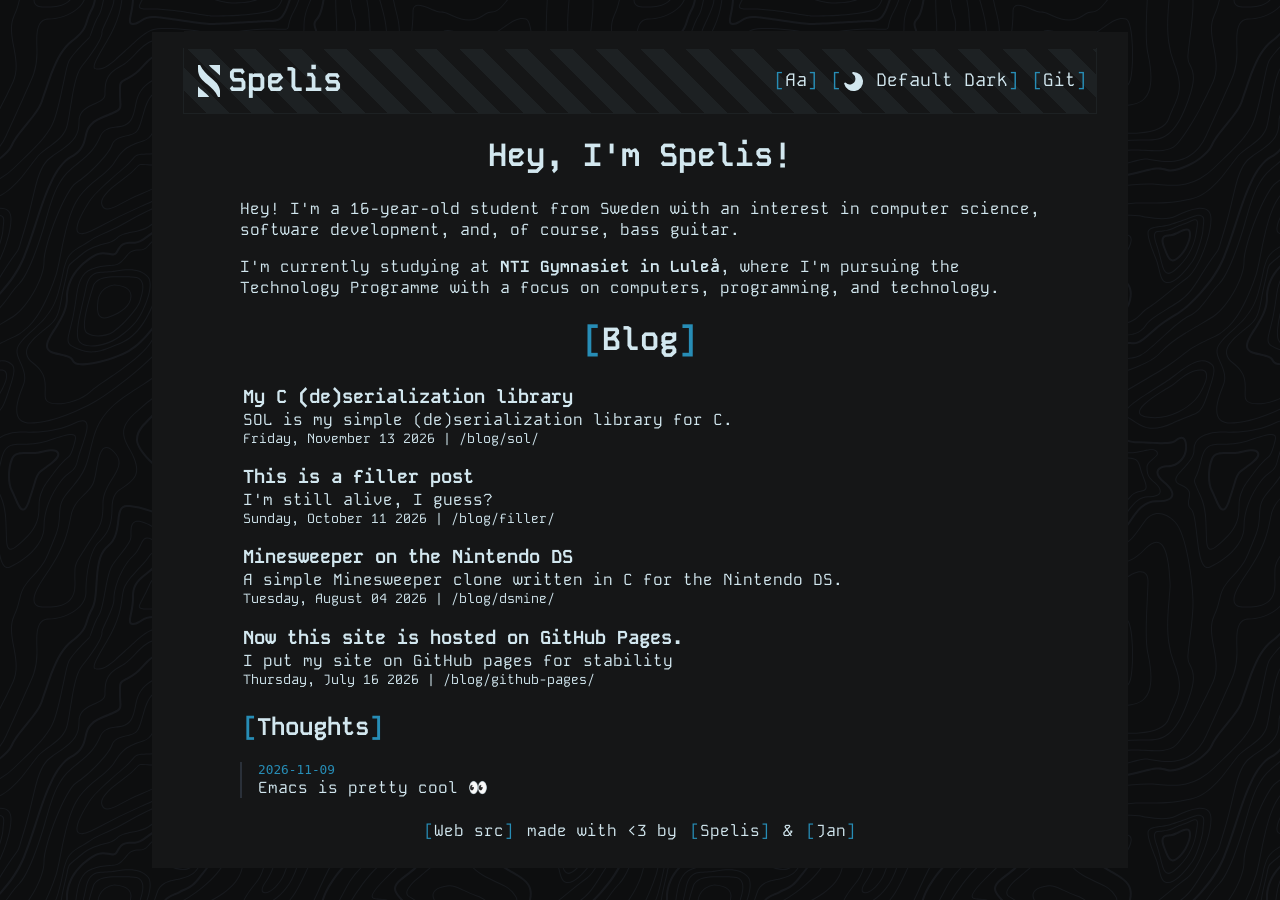
<file: index.html>
<!DOCTYPE html>
<html lang="en">

<head>
	<meta charset="UTF-8">
	<meta name="viewport" content="width=device-width, initial-scale=1.0">
	<script>
		(() => {
			const theme = localStorage.getItem("theme");
			if (theme) {
				document.documentElement.dataset.theme = theme;
				document.documentElement.style.colorScheme = theme;
			}
		})();
	</script>
	<link rel="stylesheet" href="/assets/css/highlight.css">
	<link rel="stylesheet" href="/assets/fonts/fonts.css">
	<link rel="stylesheet" href="/assets/css/main.css">
	<link rel="stylesheet" href="/assets/css/theme.css">
	
	<link rel="canonical" href="https://www.spelis.li/">

	
	
	<title>Spelis</title>
	
	



<meta name="description" content="I&#39;m Spelis. A student from Sweden, I like to write software and play bass guitar.">


	<meta name="twitter:title" content="Spelis">

<meta name="twitter:description" content="I&#39;m Spelis. A student from Sweden, I like to write software and play bass guitar.">
<meta name="twitter:card" content="summary_large_image">
<meta name="twitter:image" content="/og-images/8a5edab2.png">
<meta name="twitter:image:width" content="1200">
<meta name="twitter:image:height" content="630">
<meta property="og:image" content="/og-images/8a5edab2.png">
<meta property="og:image:width" content="1200">
<meta property="og:image:height" content="630">
<meta property="og:image:type" content="image/png">


	<link rel="shortcut icon" href=" /favicon.ico" type="image/png">
</head>

<body>
	<div class="solidbg">
		<header>
			<a href=" /" class="logo">
				<svg viewBox="0 0 8.210102 11.854794" version="1.1" xmlns="http://www.w3.org/2000/svg" xmlns:svg="http://www.w3.org/2000/svg">

   <path style="fill:currentColor" d="M 0,9.38e-5 V 1.437139 a 1.4440142,1.4440142 0 0 1 0,0.00703 c 0,2.8881221 1.520798,4.0808931 3.549877,5.8077291 1.369481,1.165505 2.970532,2.574299 3.866716,4.6028159 h 0.79351 v -1.433092 c 0,-0.0039 0,-0.0077 0,-0.01156 C 8.206003,7.5302861 6.686602,6.3385131 4.660225,4.6139601 3.288244,3.4463431 1.683991,2.0344703 0.7888061,0 Z m 4.035486,0 C 4.666444,0.8513706 5.538221,1.56894 6.531863,2.4145916 7.074333,2.8762621 7.653148,3.3761221 8.210103,3.9375611 V 9.38e-5 Z M 0,7.9284681 V 11.854794 H 4.166287 C 3.535971,11.008361 2.66749,10.293417 1.678162,9.4514371 1.135676,8.9897671 0.5569082,8.4899071 0,7.9284681 Z"></path>
</svg>
				<h1>Spelis</h1>
			</a>
			<button id="menu-open" aria-label="Navmenu open" class="mobile-menu">[OPEN]</button>
			<nav id="menu">
    <button aria-label="Navmenu close" id="menu-close" class="mobile-menu">[CLOSE]</button>
    <ul>
				<li><a id="font-toggle" no-transition="" class="morph" href="#" onclick="return false;">Aa</a></li>
				<li><a id="theme-toggle" no-transition="" href="#" onclick="return false;"><div id="theme-icon"></div><span></span></a></li><li>
                <a no-transition="" href="https://git.spelis.li/Spelis">Git</a>
            </li></ul>
</nav>

		</header>
		<main>
			
  <h1 style="text-align:center;">Hey, I'm Spelis!</h1>
<p>Hey! I'm a 16-year-old student from Sweden with an interest in computer science, software development, and, of course, bass guitar.</p>
<p>I'm currently studying at <strong>NTI Gymnasiet in Luleå</strong>, where I'm pursuing the Technology Programme with a focus on computers, programming, and technology.</p>
<div id="discord-status"></div>
<script src="/assets/js/status.js"></script>
<script>
    createDiscordStatus().then(el => {
        if (el) {
            const container = document.querySelector("#discord-status");
            container.append(el);
        }
    });
</script>
<h1><a href="/blog/">Blog</a></h1>
<div class="blog-grid">
<a href="/blog/sol/">
<div class="blog-card">
<p><span style="font-size: 1.17em; font-weight: 700;">My C (de)serialization library</span></p>
<p>SOL is my simple (de)serialization library for C.</p>
<p><small class="blog-meta">Friday, November 13 2026 | /blog/sol/</small></p>
</div>
</a>
<a href="/blog/filler/">
<div class="blog-card">
<p><span style="font-size: 1.17em; font-weight: 700;">This is a filler post</span></p>
<p>I'm still alive, I guess?</p>
<p><small class="blog-meta">Sunday, October 11 2026 | /blog/filler/</small></p>
</div>
</a>
<a href="/blog/dsmine/">
<div class="blog-card">
<p><span style="font-size: 1.17em; font-weight: 700;">Minesweeper on the Nintendo DS</span></p>
<p>A simple Minesweeper clone written in C for the Nintendo DS.</p>
<p><small class="blog-meta">Tuesday, August 04 2026 | /blog/dsmine/</small></p>
</div>
</a>
<a href="/blog/github-pages/">
<div class="blog-card">
<p><span style="font-size: 1.17em; font-weight: 700;">Now this site is hosted on GitHub Pages.</span></p>
<p>I put my site on GitHub pages for stability</p>
<p><small class="blog-meta">Thursday, July 16 2026 | /blog/github-pages/</small></p>
</div>
</a>
</div>
<h2><a href="/thoughts/">Thoughts</a></h2>
<article class="thought">
    <time datetime="2026-11-09">2026-11-09</time>
    <p>Emacs is pretty cool 👀</p>
</article>
<script type="application/ld+json">
{
  "@context": "https://schema.org",
  "@type": "Person",
  "name": "Spelis",
  "url": "https://www.spelis.li/",
  "sameAs": [
    "https://github.com/Spelis",
    "https://youtube.com/@Spelis",
    "https://bsky.app/profile/spelis.li",
    "https://steamcommunity.com/id/spelis123",
    "https://modrinth.com/user/Spelis"
  ],
  "email": "spelis@spelis.li",
  "alternateName": "Elis Eriksson"
}
</script>


		</main>

		<footer>
			<center>
				<a href="https://git.spelis.li/spelis/web">Web src</a> made with &lt3 by <a href="/">Spelis</a> &amp <a href="https://janpalma.cz/">Jan</a>
			</center>
			<!-- <div class="social"> --><!-- </div> -->
		</footer>

		<script src="/assets/js/main.js"></script>
		
		<script src="/assets/js/theme_switch.js"></script>
		<script src="/assets/js/font.js"></script>
		<script defer="" src="/assets/js/lib/quicklink.umd.js"></script>

		<script>
			window.addEventListener('load', () => {
				quicklink.listen();
			});
		</script>

		<script src=" /assets/js/morph.js"></script>
	</div>
</body>

</html>
</file>
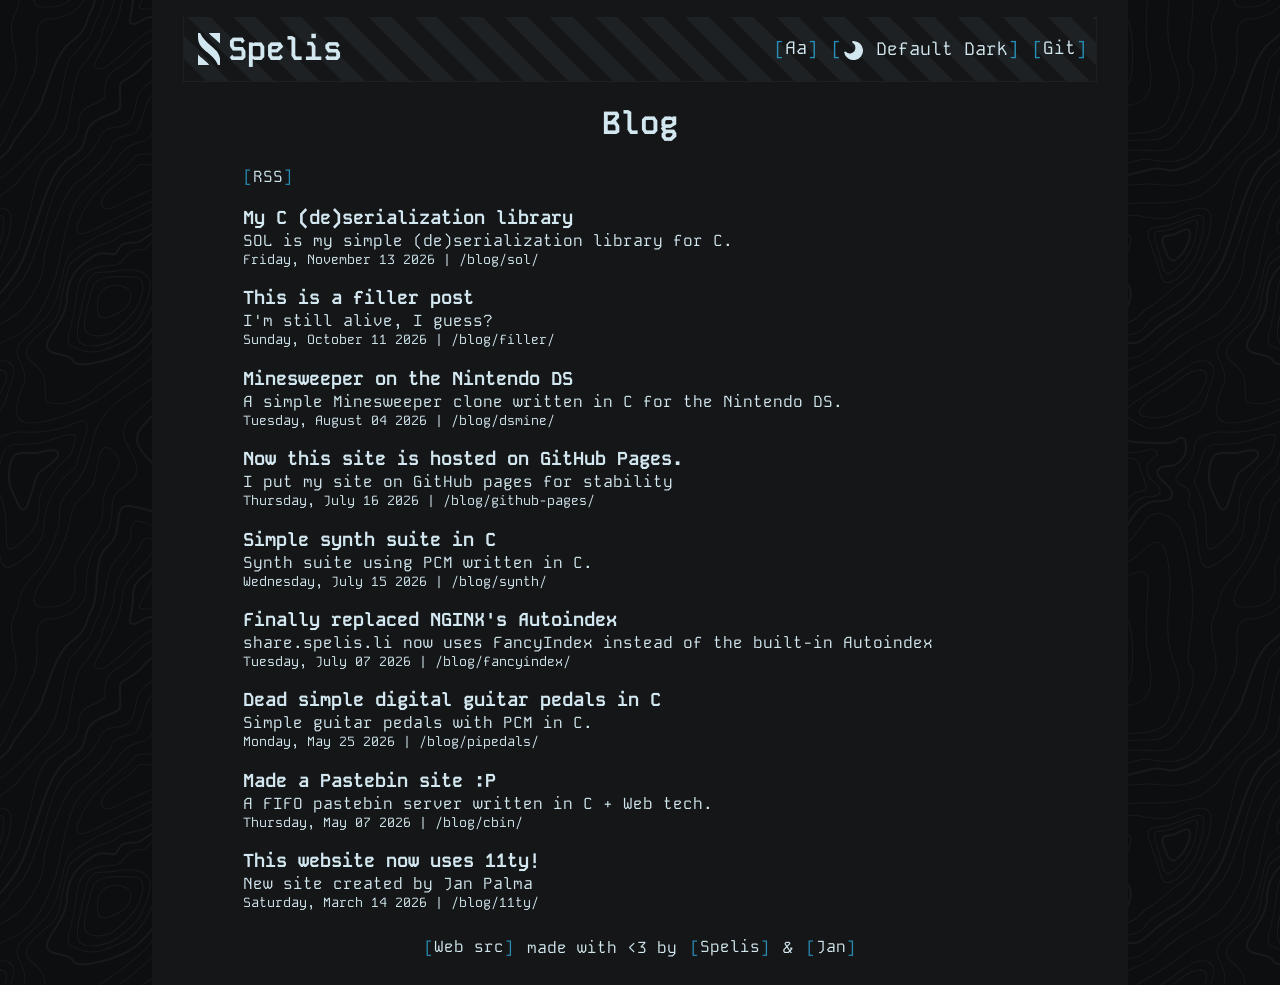
<file: blog/index.html>
<!DOCTYPE html>
<html lang="en">

<head>
	<meta charset="UTF-8">
	<meta name="viewport" content="width=device-width, initial-scale=1.0">
	<script>
		(() => {
			const theme = localStorage.getItem("theme");
			if (theme) {
				document.documentElement.dataset.theme = theme;
				document.documentElement.style.colorScheme = theme;
			}
		})();
	</script>
	<link rel="stylesheet" href="/assets/css/highlight.css">
	<link rel="stylesheet" href="/assets/fonts/fonts.css">
	<link rel="stylesheet" href="/assets/css/main.css">
	<link rel="stylesheet" href="/assets/css/theme.css">
	
	<link rel="canonical" href="https://www.spelis.li/blog/">

	
	
	<title>Blog - Spelis</title>
	
	


    


<meta name="description" content="">


	<meta name="twitter:title" content="Blog">

<meta name="twitter:description" content="">
<meta name="twitter:card" content="summary_large_image">
<meta name="twitter:image" content="/og-images/68a120ac.png">
<meta name="twitter:image:width" content="1200">
<meta name="twitter:image:height" content="630">
<meta property="og:image" content="/og-images/68a120ac.png">
<meta property="og:image:width" content="1200">
<meta property="og:image:height" content="630">
<meta property="og:image:type" content="image/png">


	<link rel="shortcut icon" href=" /favicon.ico" type="image/png">
</head>

<body>
	<div class="solidbg">
		<header>
			<a href=" /" class="logo">
				<svg viewBox="0 0 8.210102 11.854794" version="1.1" xmlns="http://www.w3.org/2000/svg" xmlns:svg="http://www.w3.org/2000/svg">

   <path style="fill:currentColor" d="M 0,9.38e-5 V 1.437139 a 1.4440142,1.4440142 0 0 1 0,0.00703 c 0,2.8881221 1.520798,4.0808931 3.549877,5.8077291 1.369481,1.165505 2.970532,2.574299 3.866716,4.6028159 h 0.79351 v -1.433092 c 0,-0.0039 0,-0.0077 0,-0.01156 C 8.206003,7.5302861 6.686602,6.3385131 4.660225,4.6139601 3.288244,3.4463431 1.683991,2.0344703 0.7888061,0 Z m 4.035486,0 C 4.666444,0.8513706 5.538221,1.56894 6.531863,2.4145916 7.074333,2.8762621 7.653148,3.3761221 8.210103,3.9375611 V 9.38e-5 Z M 0,7.9284681 V 11.854794 H 4.166287 C 3.535971,11.008361 2.66749,10.293417 1.678162,9.4514371 1.135676,8.9897671 0.5569082,8.4899071 0,7.9284681 Z"></path>
</svg>
				<h1>Spelis</h1>
			</a>
			<button id="menu-open" aria-label="Navmenu open" class="mobile-menu">[OPEN]</button>
			<nav id="menu">
    <button aria-label="Navmenu close" id="menu-close" class="mobile-menu">[CLOSE]</button>
    <ul>
				<li><a id="font-toggle" no-transition="" class="morph" href="#" onclick="return false;">Aa</a></li>
				<li><a id="theme-toggle" no-transition="" href="#" onclick="return false;"><div id="theme-icon"></div><span></span></a></li><li>
                <a no-transition="" href="https://git.spelis.li/Spelis">Git</a>
            </li></ul>
</nav>

		</header>
		<main>
			
  <h1>Blog</h1>
  <div>
    <p><a href="/blog/feed.xml">RSS</a></p>
<div class="blog-grid">
<a href="/blog/sol/">
<div class="blog-card">
<p><span style="font-size: 1.17em; font-weight: 700;">My C (de)serialization library</span></p>
<p>SOL is my simple (de)serialization library for C.</p>
<p><small class="blog-meta">Friday, November 13 2026 | /blog/sol/</small></p>
</div>
</a>
<a href="/blog/filler/">
<div class="blog-card">
<p><span style="font-size: 1.17em; font-weight: 700;">This is a filler post</span></p>
<p>I'm still alive, I guess?</p>
<p><small class="blog-meta">Sunday, October 11 2026 | /blog/filler/</small></p>
</div>
</a>
<a href="/blog/dsmine/">
<div class="blog-card">
<p><span style="font-size: 1.17em; font-weight: 700;">Minesweeper on the Nintendo DS</span></p>
<p>A simple Minesweeper clone written in C for the Nintendo DS.</p>
<p><small class="blog-meta">Tuesday, August 04 2026 | /blog/dsmine/</small></p>
</div>
</a>
<a href="/blog/github-pages/">
<div class="blog-card">
<p><span style="font-size: 1.17em; font-weight: 700;">Now this site is hosted on GitHub Pages.</span></p>
<p>I put my site on GitHub pages for stability</p>
<p><small class="blog-meta">Thursday, July 16 2026 | /blog/github-pages/</small></p>
</div>
</a>
<a href="/blog/synth/">
<div class="blog-card">
<p><span style="font-size: 1.17em; font-weight: 700;">Simple synth suite in C</span></p>
<p>Synth suite using PCM written in C.</p>
<p><small class="blog-meta">Wednesday, July 15 2026 | /blog/synth/</small></p>
</div>
</a>
<a href="/blog/fancyindex/">
<div class="blog-card">
<p><span style="font-size: 1.17em; font-weight: 700;">Finally replaced NGINX's Autoindex</span></p>
<p>share.spelis.li now uses FancyIndex instead of the built-in Autoindex</p>
<p><small class="blog-meta">Tuesday, July 07 2026 | /blog/fancyindex/</small></p>
</div>
</a>
<a href="/blog/pipedals/">
<div class="blog-card">
<p><span style="font-size: 1.17em; font-weight: 700;">Dead simple digital guitar pedals in C</span></p>
<p>Simple guitar pedals with PCM in C.</p>
<p><small class="blog-meta">Monday, May 25 2026 | /blog/pipedals/</small></p>
</div>
</a>
<a href="/blog/cbin/">
<div class="blog-card">
<p><span style="font-size: 1.17em; font-weight: 700;">Made a Pastebin site :P</span></p>
<p>A FIFO pastebin server written in C + Web tech.</p>
<p><small class="blog-meta">Thursday, May 07 2026 | /blog/cbin/</small></p>
</div>
</a>
<a href="/blog/11ty/">
<div class="blog-card">
<p><span style="font-size: 1.17em; font-weight: 700;">This website now uses 11ty!</span></p>
<p>New site created by Jan Palma</p>
<p><small class="blog-meta">Saturday, March 14 2026 | /blog/11ty/</small></p>
</div>
</a>
</div>

  </div>

		</main>

		<footer>
			<center>
				<a href="https://git.spelis.li/spelis/web">Web src</a> made with &lt3 by <a href="/">Spelis</a> &amp <a href="https://janpalma.cz/">Jan</a>
			</center>
			<!-- <div class="social"> --><!-- </div> -->
		</footer>

		<script src="/assets/js/main.js"></script>
		
		<script src="/assets/js/theme_switch.js"></script>
		<script src="/assets/js/font.js"></script>
		<script defer="" src="/assets/js/lib/quicklink.umd.js"></script>

		<script>
			window.addEventListener('load', () => {
				quicklink.listen();
			});
		</script>

		<script src=" /assets/js/morph.js"></script>
	</div>
</body>

</html>
</file>
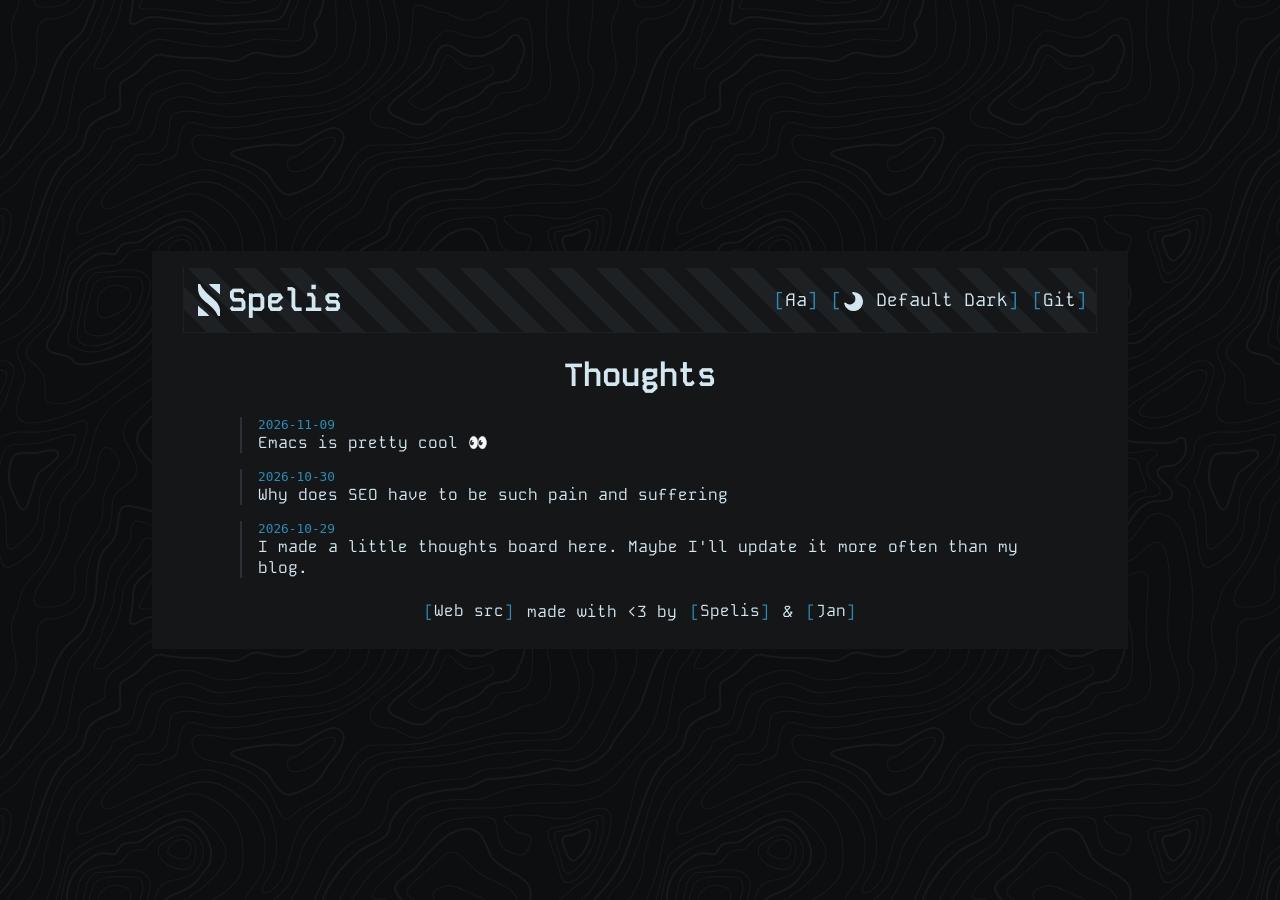
<file: thoughts/index.html>
<!DOCTYPE html>
<html lang="en">

<head>
	<meta charset="UTF-8">
	<meta name="viewport" content="width=device-width, initial-scale=1.0">
	<script>
		(() => {
			const theme = localStorage.getItem("theme");
			if (theme) {
				document.documentElement.dataset.theme = theme;
				document.documentElement.style.colorScheme = theme;
			}
		})();
	</script>
	<link rel="stylesheet" href="/assets/css/highlight.css">
	<link rel="stylesheet" href="/assets/fonts/fonts.css">
	<link rel="stylesheet" href="/assets/css/main.css">
	<link rel="stylesheet" href="/assets/css/theme.css">
	
	<link rel="canonical" href="https://www.spelis.li/thoughts/">

	
	
	<title>Thoughts - Spelis</title>
	
	


    


<meta name="description" content="">


	<meta name="twitter:title" content="Thoughts">

<meta name="twitter:description" content="">
<meta name="twitter:card" content="summary_large_image">
<meta name="twitter:image" content="/og-images/e2a689e8.png">
<meta name="twitter:image:width" content="1200">
<meta name="twitter:image:height" content="630">
<meta property="og:image" content="/og-images/e2a689e8.png">
<meta property="og:image:width" content="1200">
<meta property="og:image:height" content="630">
<meta property="og:image:type" content="image/png">


	<link rel="shortcut icon" href=" /favicon.ico" type="image/png">
</head>

<body>
	<div class="solidbg">
		<header>
			<a href=" /" class="logo">
				<svg viewBox="0 0 8.210102 11.854794" version="1.1" xmlns="http://www.w3.org/2000/svg" xmlns:svg="http://www.w3.org/2000/svg">

   <path style="fill:currentColor" d="M 0,9.38e-5 V 1.437139 a 1.4440142,1.4440142 0 0 1 0,0.00703 c 0,2.8881221 1.520798,4.0808931 3.549877,5.8077291 1.369481,1.165505 2.970532,2.574299 3.866716,4.6028159 h 0.79351 v -1.433092 c 0,-0.0039 0,-0.0077 0,-0.01156 C 8.206003,7.5302861 6.686602,6.3385131 4.660225,4.6139601 3.288244,3.4463431 1.683991,2.0344703 0.7888061,0 Z m 4.035486,0 C 4.666444,0.8513706 5.538221,1.56894 6.531863,2.4145916 7.074333,2.8762621 7.653148,3.3761221 8.210103,3.9375611 V 9.38e-5 Z M 0,7.9284681 V 11.854794 H 4.166287 C 3.535971,11.008361 2.66749,10.293417 1.678162,9.4514371 1.135676,8.9897671 0.5569082,8.4899071 0,7.9284681 Z"></path>
</svg>
				<h1>Spelis</h1>
			</a>
			<button id="menu-open" aria-label="Navmenu open" class="mobile-menu">[OPEN]</button>
			<nav id="menu">
    <button aria-label="Navmenu close" id="menu-close" class="mobile-menu">[CLOSE]</button>
    <ul>
				<li><a id="font-toggle" no-transition="" class="morph" href="#" onclick="return false;">Aa</a></li>
				<li><a id="theme-toggle" no-transition="" href="#" onclick="return false;"><div id="theme-icon"></div><span></span></a></li><li>
                <a no-transition="" href="https://git.spelis.li/Spelis">Git</a>
            </li></ul>
</nav>

		</header>
		<main>
			
  <h1>Thoughts</h1>
  <div>
    

	<article class="thought">
		<time datetime="2026-11-09">2026-11-09</time>
		<p>Emacs is pretty cool 👀</p>
	</article>

	<article class="thought">
		<time datetime="2026-10-30">2026-10-30</time>
		<p>Why does SEO have to be such pain and suffering</p>
	</article>

	<article class="thought">
		<time datetime="2026-10-29">2026-10-29</time>
		<p>I made a little thoughts board here. Maybe I&#39;ll update it more often than my blog.</p>
	</article>


  </div>

		</main>

		<footer>
			<center>
				<a href="https://git.spelis.li/spelis/web">Web src</a> made with &lt3 by <a href="/">Spelis</a> &amp <a href="https://janpalma.cz/">Jan</a>
			</center>
			<!-- <div class="social"> --><!-- </div> -->
		</footer>

		<script src="/assets/js/main.js"></script>
		
		<script src="/assets/js/theme_switch.js"></script>
		<script src="/assets/js/font.js"></script>
		<script defer="" src="/assets/js/lib/quicklink.umd.js"></script>

		<script>
			window.addEventListener('load', () => {
				quicklink.listen();
			});
		</script>

		<script src=" /assets/js/morph.js"></script>
	</div>
</body>

</html>
</file>
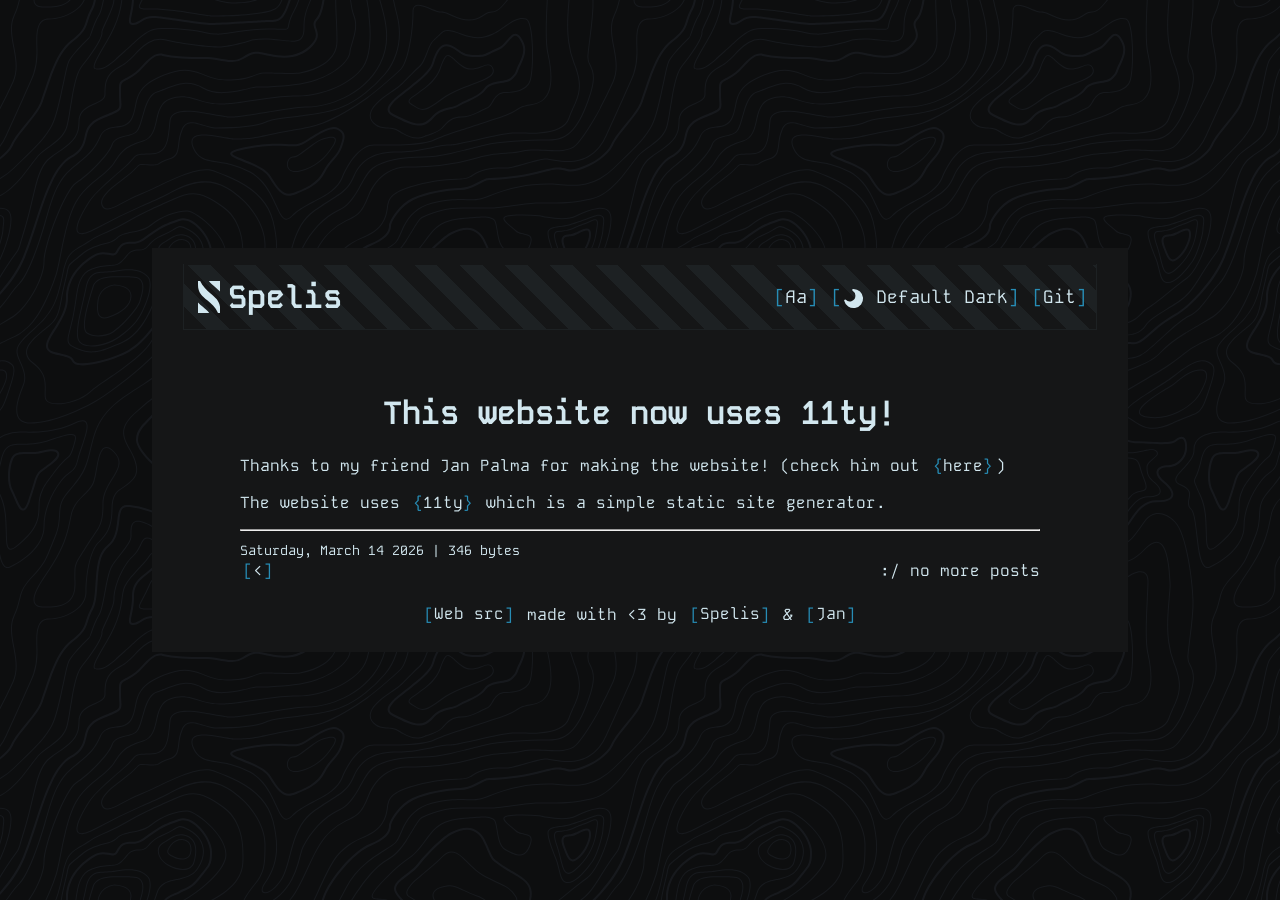
<file: blog/11ty/index.html>
<!DOCTYPE html>
<html lang="en">

<head>
	<meta charset="UTF-8">
	<meta name="viewport" content="width=device-width, initial-scale=1.0">
	<script>
		(() => {
			const theme = localStorage.getItem("theme");
			if (theme) {
				document.documentElement.dataset.theme = theme;
				document.documentElement.style.colorScheme = theme;
			}
		})();
	</script>
	<link rel="stylesheet" href="/assets/css/highlight.css">
	<link rel="stylesheet" href="/assets/fonts/fonts.css">
	<link rel="stylesheet" href="/assets/css/main.css">
	<link rel="stylesheet" href="/assets/css/theme.css">
	
	<link rel="canonical" href="https://www.spelis.li/blog/11ty/">

	
	
	<title>This website now uses 11ty! - Spelis</title>
	
	


    


<meta name="description" content="New site created by Jan Palma">


	<meta name="twitter:title" content="This website now uses 11ty!">

<meta name="twitter:description" content="New site created by Jan Palma">
<meta name="twitter:card" content="summary_large_image">
<meta name="twitter:image" content="/og-images/f79afdca.png">
<meta name="twitter:image:width" content="1200">
<meta name="twitter:image:height" content="630">
<meta property="og:image" content="/og-images/f79afdca.png">
<meta property="og:image:width" content="1200">
<meta property="og:image:height" content="630">
<meta property="og:image:type" content="image/png">


	<link rel="shortcut icon" href=" /favicon.ico" type="image/png">
</head>

<body>
	<div class="solidbg">
		<header>
			<a href=" /" class="logo">
				<svg viewBox="0 0 8.210102 11.854794" version="1.1" xmlns="http://www.w3.org/2000/svg" xmlns:svg="http://www.w3.org/2000/svg">

   <path style="fill:currentColor" d="M 0,9.38e-5 V 1.437139 a 1.4440142,1.4440142 0 0 1 0,0.00703 c 0,2.8881221 1.520798,4.0808931 3.549877,5.8077291 1.369481,1.165505 2.970532,2.574299 3.866716,4.6028159 h 0.79351 v -1.433092 c 0,-0.0039 0,-0.0077 0,-0.01156 C 8.206003,7.5302861 6.686602,6.3385131 4.660225,4.6139601 3.288244,3.4463431 1.683991,2.0344703 0.7888061,0 Z m 4.035486,0 C 4.666444,0.8513706 5.538221,1.56894 6.531863,2.4145916 7.074333,2.8762621 7.653148,3.3761221 8.210103,3.9375611 V 9.38e-5 Z M 0,7.9284681 V 11.854794 H 4.166287 C 3.535971,11.008361 2.66749,10.293417 1.678162,9.4514371 1.135676,8.9897671 0.5569082,8.4899071 0,7.9284681 Z"></path>
</svg>
				<h1>Spelis</h1>
			</a>
			<button id="menu-open" aria-label="Navmenu open" class="mobile-menu">[OPEN]</button>
			<nav id="menu">
    <button aria-label="Navmenu close" id="menu-close" class="mobile-menu">[CLOSE]</button>
    <ul>
				<li><a id="font-toggle" no-transition="" class="morph" href="#" onclick="return false;">Aa</a></li>
				<li><a id="theme-toggle" no-transition="" href="#" onclick="return false;"><div id="theme-icon"></div><span></span></a></li><li>
                <a no-transition="" href="https://git.spelis.li/Spelis">Git</a>
            </li></ul>
</nav>

		</header>
		<main>
			
  <h1>
	<br>
	This website now uses 11ty!</h1>
  <div>
    <p>Thanks to my friend Jan Palma for making the website! (check him out <a href="https://janpalma.cz/" target="_blank">here</a>)</p>
<p>The website uses <a href="https://www.11ty.dev/" target="_blank">11ty</a> which is a simple static site generator.</p>

  </div>
	<hr>
	<div class="post-info">
		<small>Saturday, March 14 2026 | 346 bytes</small>
	</div>
	

	<div class="post-nav">
		
			<a href="/blog/cbin/">&lt</a>
		

		
			<span style="float:right;">:/ no more posts</span>
		
	</div>

		</main>

		<footer>
			<center>
				<a href="https://git.spelis.li/spelis/web">Web src</a> made with &lt3 by <a href="/">Spelis</a> &amp <a href="https://janpalma.cz/">Jan</a>
			</center>
			<!-- <div class="social"> --><!-- </div> -->
		</footer>

		<script src="/assets/js/main.js"></script>
		
		<script src="/assets/js/theme_switch.js"></script>
		<script src="/assets/js/font.js"></script>
		<script defer="" src="/assets/js/lib/quicklink.umd.js"></script>

		<script>
			window.addEventListener('load', () => {
				quicklink.listen();
			});
		</script>

		<script src=" /assets/js/morph.js"></script>
	</div>
</body>

</html>
</file>
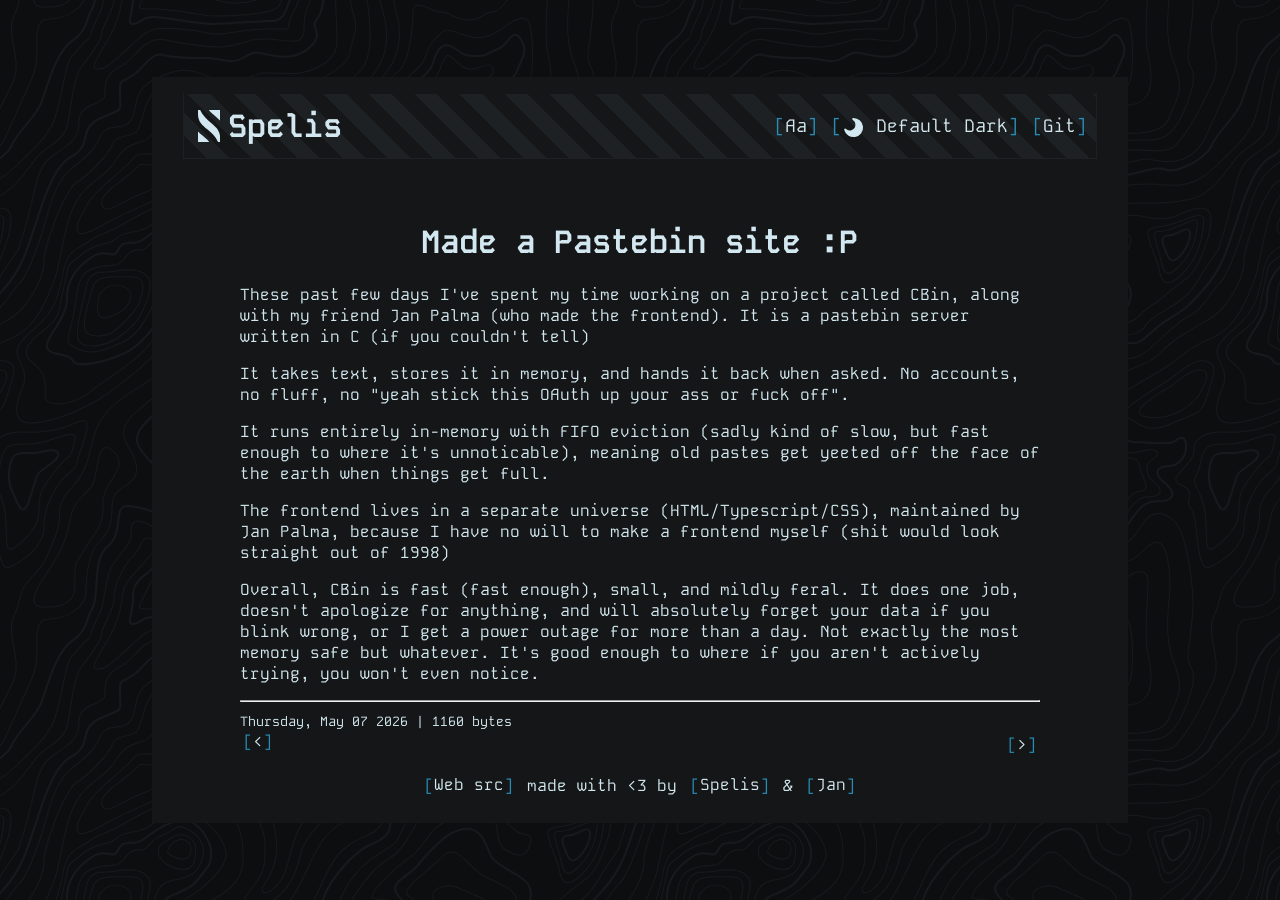
<file: blog/cbin/index.html>
<!DOCTYPE html>
<html lang="en">

<head>
	<meta charset="UTF-8">
	<meta name="viewport" content="width=device-width, initial-scale=1.0">
	<script>
		(() => {
			const theme = localStorage.getItem("theme");
			if (theme) {
				document.documentElement.dataset.theme = theme;
				document.documentElement.style.colorScheme = theme;
			}
		})();
	</script>
	<link rel="stylesheet" href="/assets/css/highlight.css">
	<link rel="stylesheet" href="/assets/fonts/fonts.css">
	<link rel="stylesheet" href="/assets/css/main.css">
	<link rel="stylesheet" href="/assets/css/theme.css">
	
	<link rel="canonical" href="https://www.spelis.li/blog/cbin/">

	
	
	<title>Made a Pastebin site :P - Spelis</title>
	
	


    


<meta name="description" content="A FIFO pastebin server written in C + Web tech.">


	<meta name="twitter:title" content="Made a Pastebin site :P">

<meta name="twitter:description" content="A FIFO pastebin server written in C + Web tech.">
<meta name="twitter:card" content="summary_large_image">
<meta name="twitter:image" content="/og-images/94e4c3c4.png">
<meta name="twitter:image:width" content="1200">
<meta name="twitter:image:height" content="630">
<meta property="og:image" content="/og-images/94e4c3c4.png">
<meta property="og:image:width" content="1200">
<meta property="og:image:height" content="630">
<meta property="og:image:type" content="image/png">


	<link rel="shortcut icon" href=" /favicon.ico" type="image/png">
</head>

<body>
	<div class="solidbg">
		<header>
			<a href=" /" class="logo">
				<svg viewBox="0 0 8.210102 11.854794" version="1.1" xmlns="http://www.w3.org/2000/svg" xmlns:svg="http://www.w3.org/2000/svg">

   <path style="fill:currentColor" d="M 0,9.38e-5 V 1.437139 a 1.4440142,1.4440142 0 0 1 0,0.00703 c 0,2.8881221 1.520798,4.0808931 3.549877,5.8077291 1.369481,1.165505 2.970532,2.574299 3.866716,4.6028159 h 0.79351 v -1.433092 c 0,-0.0039 0,-0.0077 0,-0.01156 C 8.206003,7.5302861 6.686602,6.3385131 4.660225,4.6139601 3.288244,3.4463431 1.683991,2.0344703 0.7888061,0 Z m 4.035486,0 C 4.666444,0.8513706 5.538221,1.56894 6.531863,2.4145916 7.074333,2.8762621 7.653148,3.3761221 8.210103,3.9375611 V 9.38e-5 Z M 0,7.9284681 V 11.854794 H 4.166287 C 3.535971,11.008361 2.66749,10.293417 1.678162,9.4514371 1.135676,8.9897671 0.5569082,8.4899071 0,7.9284681 Z"></path>
</svg>
				<h1>Spelis</h1>
			</a>
			<button id="menu-open" aria-label="Navmenu open" class="mobile-menu">[OPEN]</button>
			<nav id="menu">
    <button aria-label="Navmenu close" id="menu-close" class="mobile-menu">[CLOSE]</button>
    <ul>
				<li><a id="font-toggle" no-transition="" class="morph" href="#" onclick="return false;">Aa</a></li>
				<li><a id="theme-toggle" no-transition="" href="#" onclick="return false;"><div id="theme-icon"></div><span></span></a></li><li>
                <a no-transition="" href="https://git.spelis.li/Spelis">Git</a>
            </li></ul>
</nav>

		</header>
		<main>
			
  <h1>
	<br>
	Made a Pastebin site :P</h1>
  <div>
    <p>These past few days I've spent my time working on a project called CBin, along with my friend Jan Palma (who made the frontend). It is a pastebin server written in C (if you couldn't tell)</p>
<p>It takes text, stores it in memory, and hands it back when asked. No accounts, no fluff, no &quot;yeah stick this OAuth up your ass or fuck off&quot;.</p>
<p>It runs entirely in-memory with FIFO eviction (sadly kind of slow, but fast enough to where it's unnoticable), meaning old pastes get yeeted off the face of the earth when things get full.</p>
<p>The frontend lives in a separate universe (HTML/Typescript/CSS), maintained by Jan Palma, because I have no will to make a frontend myself (shit would look straight out of 1998)</p>
<p>Overall, CBin is fast (fast enough), small, and mildly feral. It does one job, doesn't apologize for anything, and will absolutely forget your data if you blink wrong, or I get a power outage for more than a day. Not exactly the most memory safe but whatever. It's good enough to where if you aren't actively trying, you won't even notice.</p>

  </div>
	<hr>
	<div class="post-info">
		<small>Thursday, May 07 2026 | 1160 bytes</small>
	</div>
	

	<div class="post-nav">
		
			<a href="/blog/pipedals/">&lt</a>
		

		
			<a href="/blog/11ty/" style="float:right;">&gt</a>
		
	</div>

		</main>

		<footer>
			<center>
				<a href="https://git.spelis.li/spelis/web">Web src</a> made with &lt3 by <a href="/">Spelis</a> &amp <a href="https://janpalma.cz/">Jan</a>
			</center>
			<!-- <div class="social"> --><!-- </div> -->
		</footer>

		<script src="/assets/js/main.js"></script>
		
		<script src="/assets/js/theme_switch.js"></script>
		<script src="/assets/js/font.js"></script>
		<script defer="" src="/assets/js/lib/quicklink.umd.js"></script>

		<script>
			window.addEventListener('load', () => {
				quicklink.listen();
			});
		</script>

		<script src=" /assets/js/morph.js"></script>
	</div>
</body>

</html>
</file>
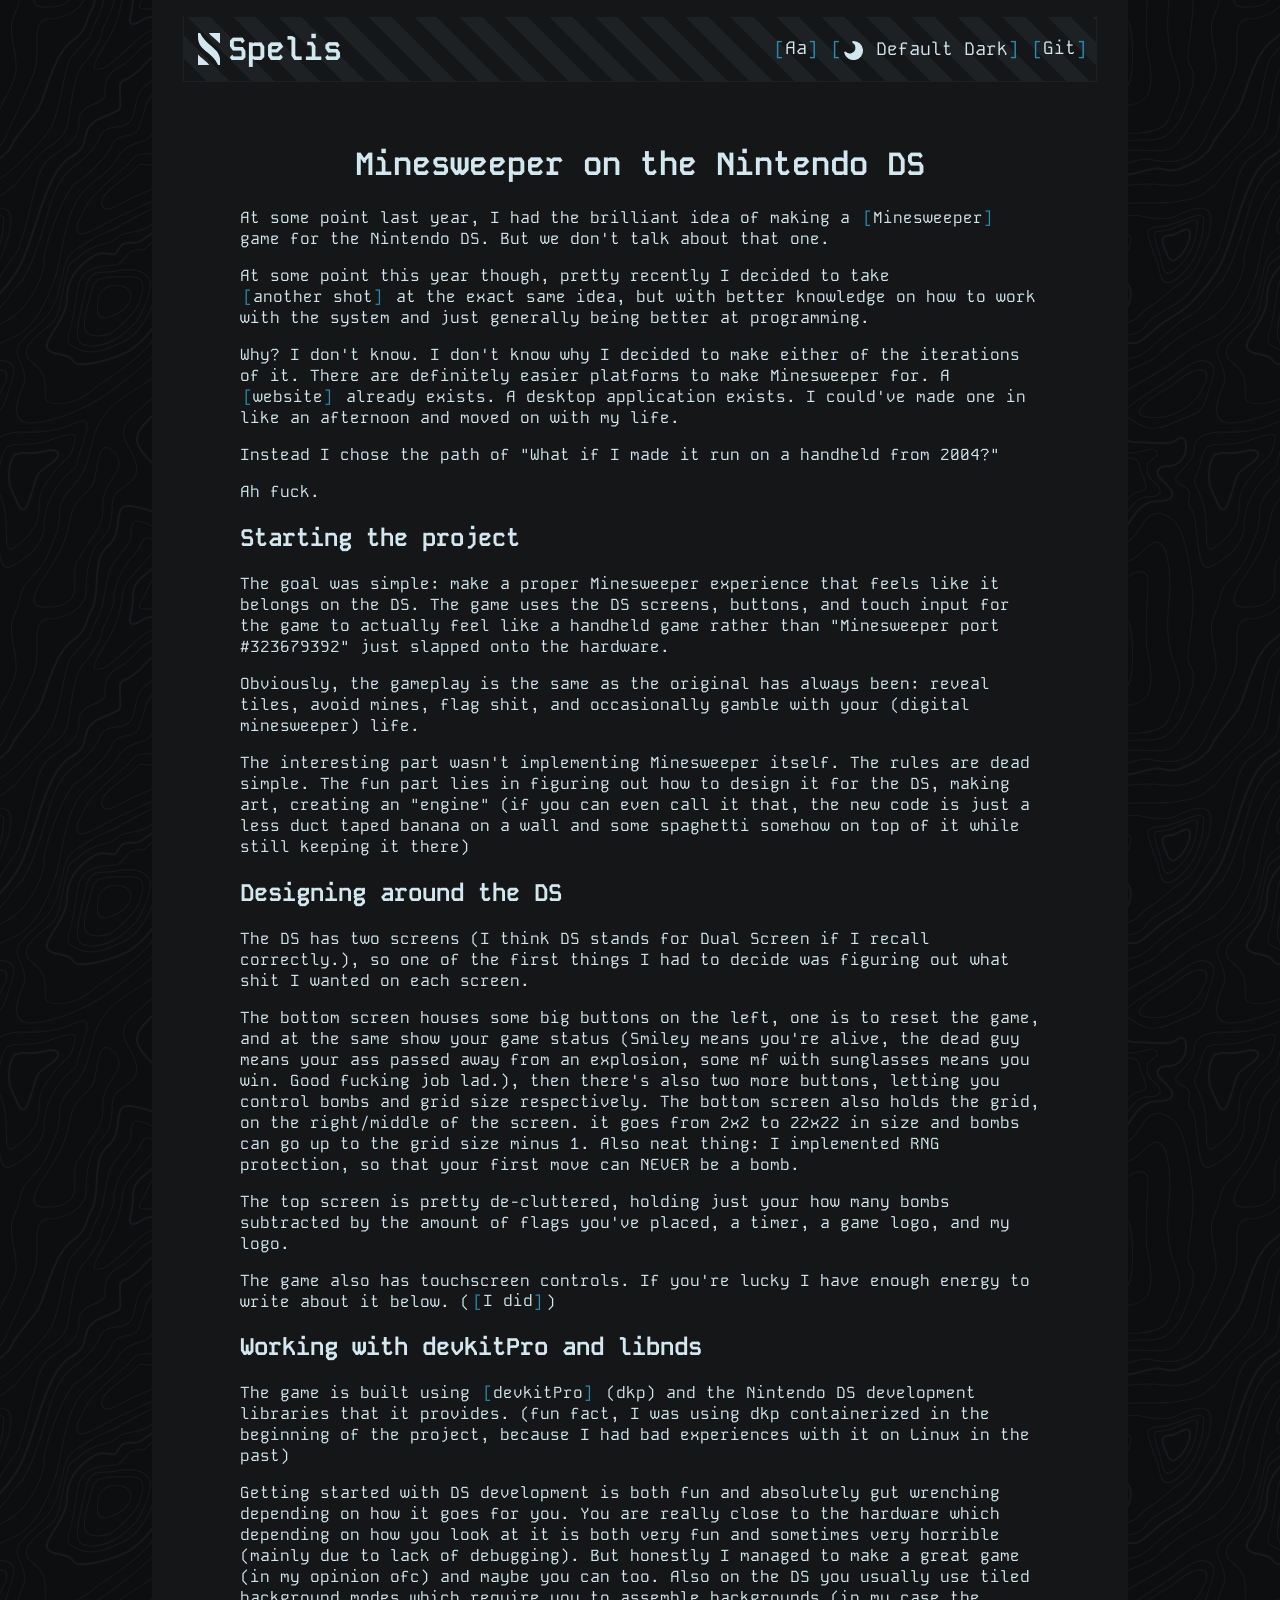
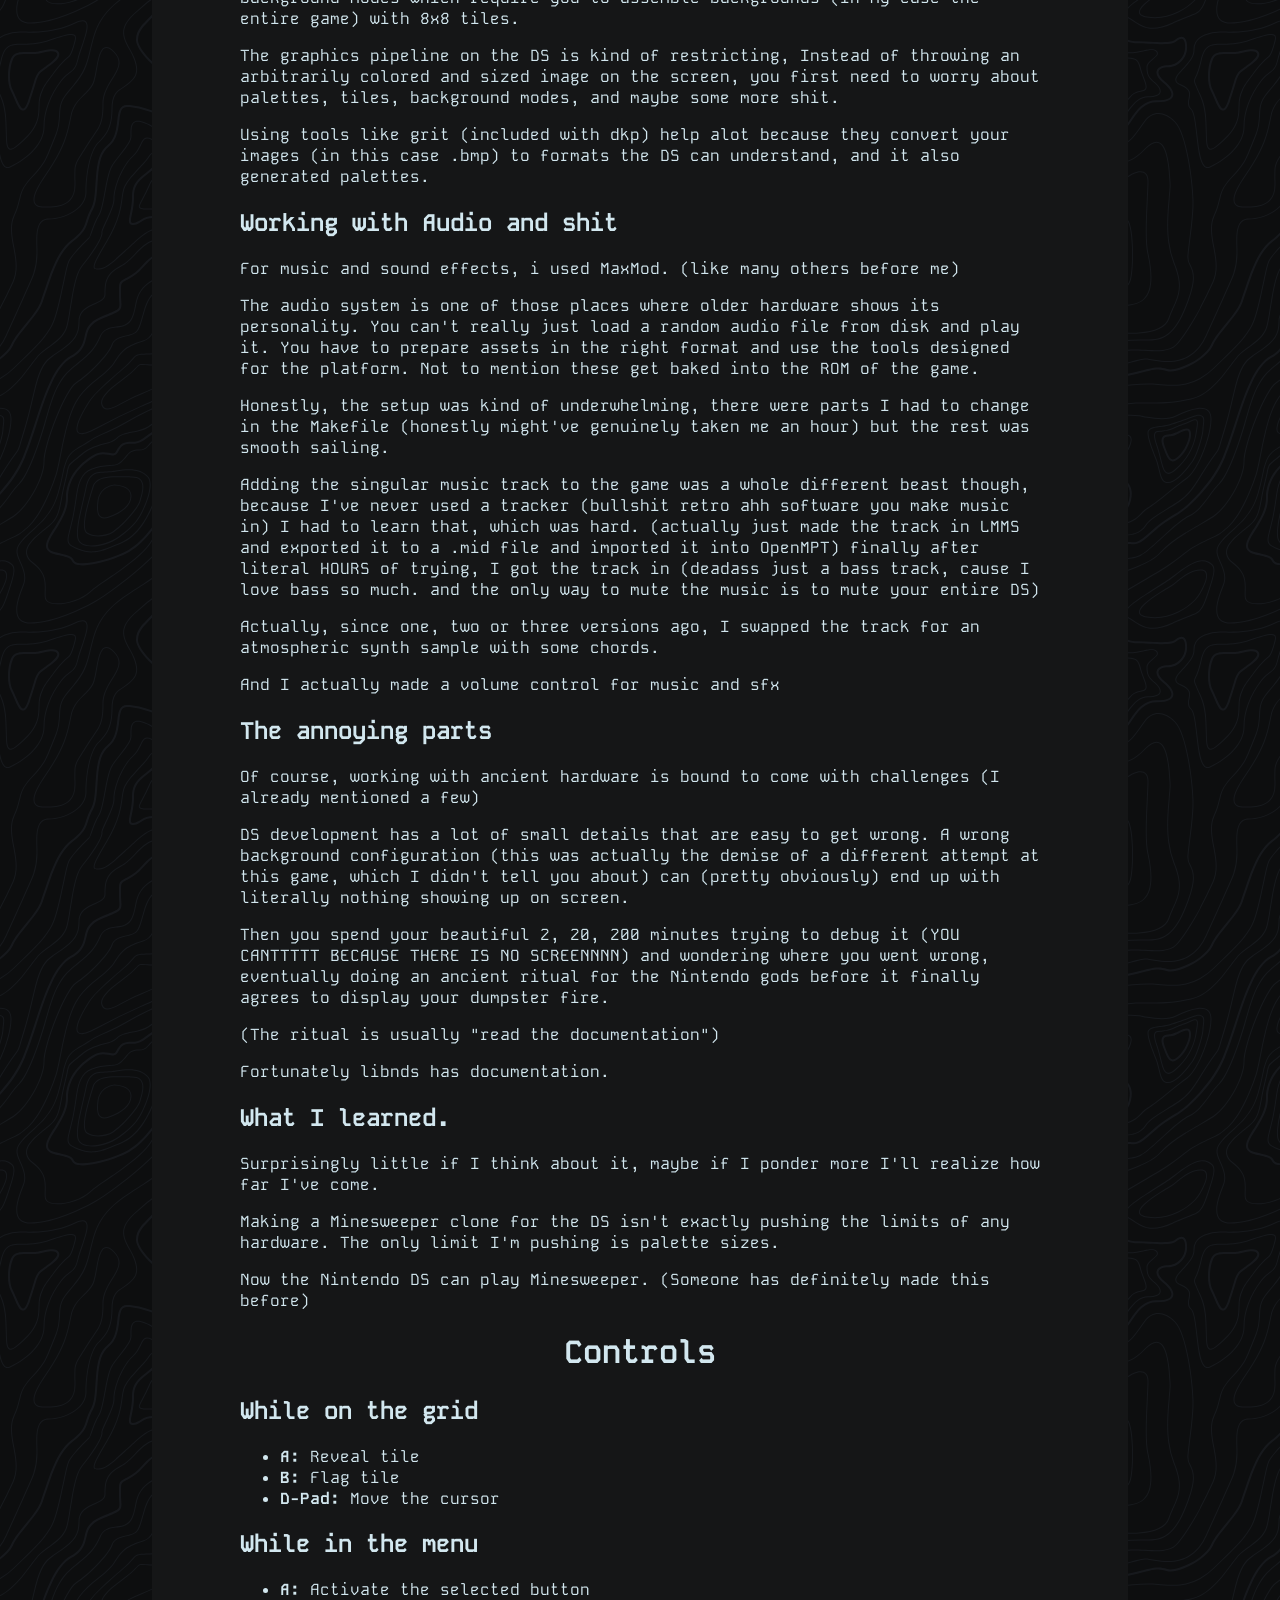
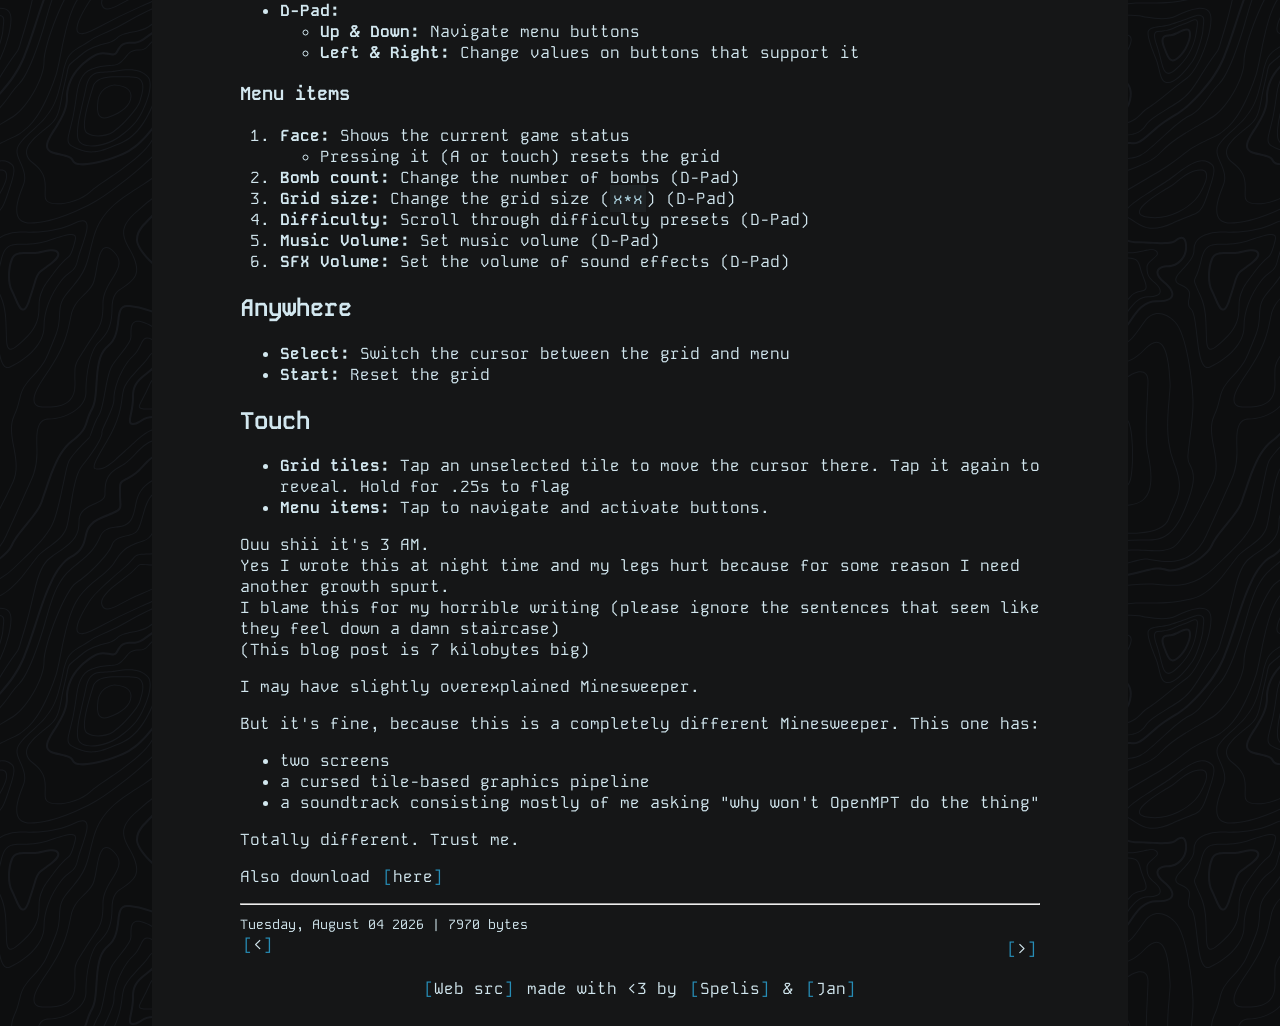
<file: blog/dsmine/index.html>
<!DOCTYPE html>
<html lang="en">

<head>
	<meta charset="UTF-8">
	<meta name="viewport" content="width=device-width, initial-scale=1.0">
	<script>
		(() => {
			const theme = localStorage.getItem("theme");
			if (theme) {
				document.documentElement.dataset.theme = theme;
				document.documentElement.style.colorScheme = theme;
			}
		})();
	</script>
	<link rel="stylesheet" href="/assets/css/highlight.css">
	<link rel="stylesheet" href="/assets/fonts/fonts.css">
	<link rel="stylesheet" href="/assets/css/main.css">
	<link rel="stylesheet" href="/assets/css/theme.css">
	
	<link rel="canonical" href="https://www.spelis.li/blog/dsmine/">

	
	
	<title>Minesweeper on the Nintendo DS - Spelis</title>
	
	


    


<meta name="description" content="A simple Minesweeper clone written in C for the Nintendo DS.">


	<meta name="twitter:title" content="Minesweeper on the Nintendo DS">

<meta name="twitter:description" content="A simple Minesweeper clone written in C for the Nintendo DS.">
<meta name="twitter:card" content="summary_large_image">
<meta name="twitter:image" content="/og-images/f05dd461.png">
<meta name="twitter:image:width" content="1200">
<meta name="twitter:image:height" content="630">
<meta property="og:image" content="/og-images/f05dd461.png">
<meta property="og:image:width" content="1200">
<meta property="og:image:height" content="630">
<meta property="og:image:type" content="image/png">


	<link rel="shortcut icon" href=" /favicon.ico" type="image/png">
</head>

<body>
	<div class="solidbg">
		<header>
			<a href=" /" class="logo">
				<svg viewBox="0 0 8.210102 11.854794" version="1.1" xmlns="http://www.w3.org/2000/svg" xmlns:svg="http://www.w3.org/2000/svg">

   <path style="fill:currentColor" d="M 0,9.38e-5 V 1.437139 a 1.4440142,1.4440142 0 0 1 0,0.00703 c 0,2.8881221 1.520798,4.0808931 3.549877,5.8077291 1.369481,1.165505 2.970532,2.574299 3.866716,4.6028159 h 0.79351 v -1.433092 c 0,-0.0039 0,-0.0077 0,-0.01156 C 8.206003,7.5302861 6.686602,6.3385131 4.660225,4.6139601 3.288244,3.4463431 1.683991,2.0344703 0.7888061,0 Z m 4.035486,0 C 4.666444,0.8513706 5.538221,1.56894 6.531863,2.4145916 7.074333,2.8762621 7.653148,3.3761221 8.210103,3.9375611 V 9.38e-5 Z M 0,7.9284681 V 11.854794 H 4.166287 C 3.535971,11.008361 2.66749,10.293417 1.678162,9.4514371 1.135676,8.9897671 0.5569082,8.4899071 0,7.9284681 Z"></path>
</svg>
				<h1>Spelis</h1>
			</a>
			<button id="menu-open" aria-label="Navmenu open" class="mobile-menu">[OPEN]</button>
			<nav id="menu">
    <button aria-label="Navmenu close" id="menu-close" class="mobile-menu">[CLOSE]</button>
    <ul>
				<li><a id="font-toggle" no-transition="" class="morph" href="#" onclick="return false;">Aa</a></li>
				<li><a id="theme-toggle" no-transition="" href="#" onclick="return false;"><div id="theme-icon"></div><span></span></a></li><li>
                <a no-transition="" href="https://git.spelis.li/Spelis">Git</a>
            </li></ul>
</nav>

		</header>
		<main>
			
  <h1>
	<br>
	Minesweeper on the Nintendo DS</h1>
  <div>
    <p>At some point last year, I had the brilliant idea of making a <a href="https://github.com/Spelis/DSMine">Minesweeper</a> game for the Nintendo DS. But we don't talk about that one.</p>
<p>At some point this year though, pretty recently I decided to take <a href="https://git.spelis.li/Spelis/DSMine">another shot</a> at the exact same idea, but with better knowledge on how to work with the system and just generally being better at programming.</p>
<p>Why? I don't know. I don't know why I decided to make either of the iterations of it. There are definitely easier platforms to make Minesweeper for. A <a href="https://minesweeper.online/">website</a> already exists. A desktop application exists. I could've made one in like an afternoon and moved on with my life.</p>
<p>Instead I chose the path of &quot;What if I made it run on a handheld from 2004?&quot;</p>
<p>Ah fuck.</p>
<h2>Starting the project</h2>
<p>The goal was simple: make a proper Minesweeper experience that feels like it belongs on the DS. The game uses the DS screens, buttons, and touch input for the game to actually feel like a handheld game rather than &quot;Minesweeper port #323679392&quot; just slapped onto the hardware.</p>
<p>Obviously, the gameplay is the same as the original has always been: reveal tiles, avoid mines, flag shit, and occasionally gamble with your (digital minesweeper) life.</p>
<p>The interesting part wasn't implementing Minesweeper itself. The rules are dead simple. The fun part lies in figuring out how to design it for the DS, making art, creating an &quot;engine&quot; (if you can even call it that, the new code is just a less duct taped banana on a wall and some spaghetti somehow on top of it while still keeping it there)</p>
<h2>Designing around the DS</h2>
<p>The DS has two screens (I think DS stands for Dual Screen if I recall correctly.), so one of the first things I had to decide was figuring out what shit I wanted on each screen.</p>
<p>The bottom screen houses some big buttons on the left, one is to reset the game, and at the same show your game status (Smiley means you're alive, the dead guy means your ass passed away from an explosion, some mf with sunglasses means you win. Good fucking job lad.), then there's also two more buttons, letting you control bombs and grid size respectively. The bottom screen also holds the grid, on the right/middle of the screen. it goes from 2x2 to 22x22 in size and bombs can go up to the grid size minus 1. Also neat thing: I implemented RNG protection, so that your first move can NEVER be a bomb.</p>
<p>The top screen is pretty de-cluttered, holding just your how many bombs subtracted by the amount of flags you've placed, a timer, a game logo, and my logo.</p>
<p>The game also has touchscreen controls. If you're lucky I have enough energy to write about it below. (<a href="#Controls">I did</a>)</p>
<h2>Working with devkitPro and libnds</h2>
<p>The game is built using <a href="https://devkitpro.org/">devkitPro</a> (dkp) and the Nintendo DS development libraries that it provides. (fun fact, I was using dkp containerized in the beginning of the project, because I had bad experiences with it on Linux in the past)</p>
<p>Getting started with DS development is both fun and absolutely gut wrenching depending on how it goes for you. You are really close to the hardware which depending on how you look at it is both very fun and sometimes very horrible (mainly due to lack of debugging). But honestly I managed to make a great game (in my opinion ofc) and maybe you can too. Also on the DS you usually use tiled background modes which require you to assemble backgrounds (in my case the entire game) with 8x8 tiles.</p>
<p>The graphics pipeline on the DS is kind of restricting, Instead of throwing an arbitrarily colored and sized image on the screen, you first need to worry about palettes, tiles, background modes, and maybe some more shit.</p>
<p>Using tools like grit (included with dkp) help alot because they convert your images (in this case .bmp) to formats the DS can understand, and it also generated palettes.</p>
<h2>Working with Audio and shit</h2>
<p>For music and sound effects, i used MaxMod. (like many others before me)</p>
<p>The audio system is one of those places where older hardware shows its personality. You can't really just load a random audio file from disk and play it. You have to prepare assets in the right format and use the tools designed for the platform. Not to mention these get baked into the ROM of the game.</p>
<p>Honestly, the setup was kind of underwhelming, there were parts I had to change in the Makefile (honestly might've genuinely taken me an hour) but the rest was smooth sailing.</p>
<p>Adding the singular music track to the game was a whole different beast though, because I've never used a tracker (bullshit retro ahh software you make music in) I had to learn that, which was hard. (actually just made the track in LMMS and exported it to a .mid file and imported it into OpenMPT) finally after literal HOURS of trying, I got the track in (deadass just a bass track, cause I love bass so much. and the only way to mute the music is to mute your entire DS)</p>
<p>Actually, since one, two or three versions ago, I swapped the track for an atmospheric synth sample with some chords.</p>
<p>And I actually made a volume control for music and sfx</p>
<h2>The annoying parts</h2>
<p>Of course, working with ancient hardware is bound to come with challenges (I already mentioned a few)</p>
<p>DS development has a lot of small details that are easy to get wrong. A wrong background configuration (this was actually the demise of a different attempt at this game, which I didn't tell you about) can (pretty obviously) end up with literally nothing showing up on screen.</p>
<p>Then you spend your beautiful 2, 20, 200 minutes trying to debug it (YOU CANTTTTT BECAUSE THERE IS NO SCREENNNN) and wondering where you went wrong, eventually doing an ancient ritual for the Nintendo gods before it finally agrees to display your dumpster fire.</p>
<p>(The ritual is usually &quot;read the documentation&quot;)</p>
<p>Fortunately libnds has documentation.</p>
<h2>What I learned.</h2>
<p>Surprisingly little if I think about it, maybe if I ponder more I'll realize how far I've come.</p>
<p>Making a Minesweeper clone for the DS isn't exactly pushing the limits of any hardware. The only limit I'm pushing is palette sizes.</p>
<p>Now the Nintendo DS can play Minesweeper. (Someone has definitely made this before)</p>
<h1 id="Controls">Controls</h1>
<h2>While on the grid</h2>
<ul>
<li><strong>A:</strong> Reveal tile</li>
<li><strong>B:</strong> Flag tile</li>
<li><strong>D-Pad:</strong> Move the cursor</li>
</ul>
<h2>While in the menu</h2>
<ul>
<li><strong>A:</strong> Activate the selected button</li>
<li><strong>D-Pad:</strong>
<ul>
<li><strong>Up &amp; Down:</strong> Navigate menu buttons</li>
<li><strong>Left &amp; Right:</strong> Change values on buttons that support it</li>
</ul>
</li>
</ul>
<h3>Menu items</h3>
<ol>
<li><strong>Face:</strong> Shows the current game status
<ul>
<li>Pressing it (A or touch) resets the grid</li>
</ul>
</li>
<li><strong>Bomb count:</strong> Change the number of bombs (D-Pad)</li>
<li><strong>Grid size:</strong> Change the grid size (<code>x*x</code>) (D-Pad)</li>
<li><strong>Difficulty:</strong> Scroll through difficulty presets (D-Pad)</li>
<li><strong>Music Volume:</strong> Set music volume (D-Pad)</li>
<li><strong>SFX Volume:</strong> Set the volume of sound effects (D-Pad)</li>
</ol>
<h2>Anywhere</h2>
<ul>
<li><strong>Select:</strong> Switch the cursor between the grid and menu</li>
<li><strong>Start:</strong> Reset the grid</li>
</ul>
<h2>Touch</h2>
<ul>
<li><strong>Grid tiles:</strong> Tap an unselected tile to move the cursor there. Tap it again to reveal. Hold for .25s to flag</li>
<li><strong>Menu items:</strong> Tap to navigate and activate buttons.</li>
</ul>
<p>Ouu shii it's 3 AM.<br>
Yes I wrote this at night time and my legs hurt because for some reason I need another growth spurt.<br>
I blame this for my horrible writing (please ignore the sentences that seem like they feel down a damn staircase)<br>
(This blog post is 7 kilobytes big)</p>
<p>I may have slightly overexplained Minesweeper.</p>
<p>But it's fine, because this is a completely different Minesweeper. This one has:</p>
<ul>
<li>two screens</li>
<li>a cursed tile-based graphics pipeline</li>
<li>a soundtrack consisting mostly of me asking &quot;why won't OpenMPT do the thing&quot;</li>
</ul>
<p>Totally different. Trust me.</p>
<p>Also download <a href="https://git.spelis.li/Spelis/DSMine/releases">here</a></p>

  </div>
	<hr>
	<div class="post-info">
		<small>Tuesday, August 04 2026 | 7970 bytes</small>
	</div>
	

	<div class="post-nav">
		
			<a href="/blog/filler/">&lt</a>
		

		
			<a href="/blog/github-pages/" style="float:right;">&gt</a>
		
	</div>

		</main>

		<footer>
			<center>
				<a href="https://git.spelis.li/spelis/web">Web src</a> made with &lt3 by <a href="/">Spelis</a> &amp <a href="https://janpalma.cz/">Jan</a>
			</center>
			<!-- <div class="social"> --><!-- </div> -->
		</footer>

		<script src="/assets/js/main.js"></script>
		
		<script src="/assets/js/theme_switch.js"></script>
		<script src="/assets/js/font.js"></script>
		<script defer="" src="/assets/js/lib/quicklink.umd.js"></script>

		<script>
			window.addEventListener('load', () => {
				quicklink.listen();
			});
		</script>

		<script src=" /assets/js/morph.js"></script>
	</div>
</body>

</html>
</file>
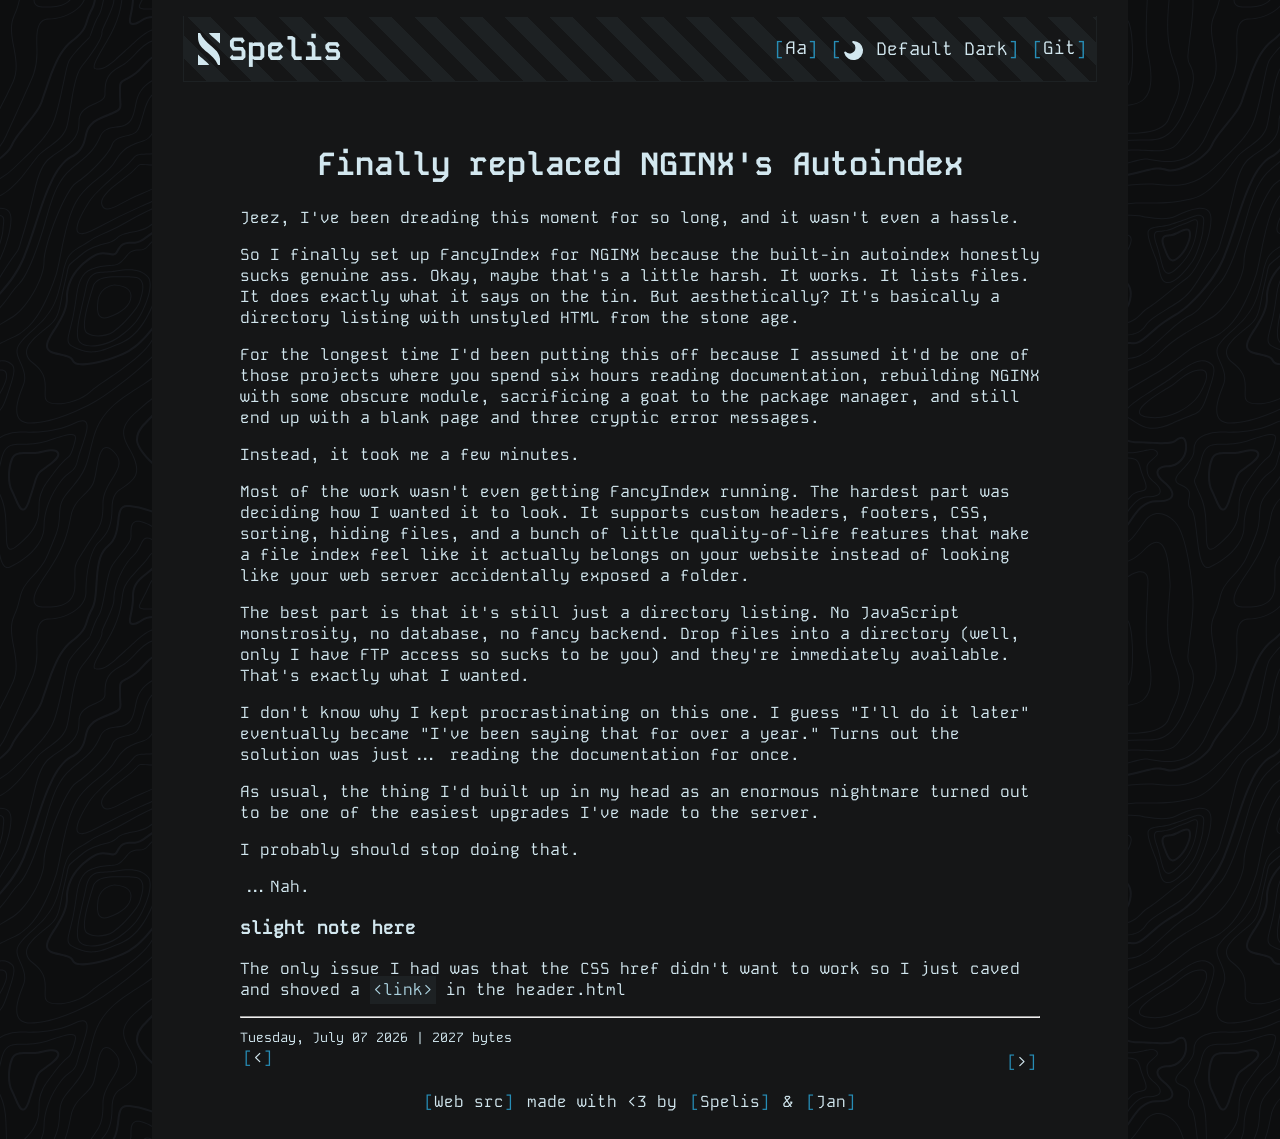
<file: blog/fancyindex/index.html>
<!DOCTYPE html>
<html lang="en">

<head>
	<meta charset="UTF-8">
	<meta name="viewport" content="width=device-width, initial-scale=1.0">
	<script>
		(() => {
			const theme = localStorage.getItem("theme");
			if (theme) {
				document.documentElement.dataset.theme = theme;
				document.documentElement.style.colorScheme = theme;
			}
		})();
	</script>
	<link rel="stylesheet" href="/assets/css/highlight.css">
	<link rel="stylesheet" href="/assets/fonts/fonts.css">
	<link rel="stylesheet" href="/assets/css/main.css">
	<link rel="stylesheet" href="/assets/css/theme.css">
	
	<link rel="canonical" href="https://www.spelis.li/blog/fancyindex/">

	
	
	<title>Finally replaced NGINX&#39;s Autoindex - Spelis</title>
	
	


    


<meta name="description" content="share.spelis.li now uses FancyIndex instead of the built-in Autoindex">


	<meta name="twitter:title" content="Finally replaced NGINX&#39;s Autoindex">

<meta name="twitter:description" content="share.spelis.li now uses FancyIndex instead of the built-in Autoindex">
<meta name="twitter:card" content="summary_large_image">
<meta name="twitter:image" content="/og-images/d069a6ec.png">
<meta name="twitter:image:width" content="1200">
<meta name="twitter:image:height" content="630">
<meta property="og:image" content="/og-images/d069a6ec.png">
<meta property="og:image:width" content="1200">
<meta property="og:image:height" content="630">
<meta property="og:image:type" content="image/png">


	<link rel="shortcut icon" href=" /favicon.ico" type="image/png">
</head>

<body>
	<div class="solidbg">
		<header>
			<a href=" /" class="logo">
				<svg viewBox="0 0 8.210102 11.854794" version="1.1" xmlns="http://www.w3.org/2000/svg" xmlns:svg="http://www.w3.org/2000/svg">

   <path style="fill:currentColor" d="M 0,9.38e-5 V 1.437139 a 1.4440142,1.4440142 0 0 1 0,0.00703 c 0,2.8881221 1.520798,4.0808931 3.549877,5.8077291 1.369481,1.165505 2.970532,2.574299 3.866716,4.6028159 h 0.79351 v -1.433092 c 0,-0.0039 0,-0.0077 0,-0.01156 C 8.206003,7.5302861 6.686602,6.3385131 4.660225,4.6139601 3.288244,3.4463431 1.683991,2.0344703 0.7888061,0 Z m 4.035486,0 C 4.666444,0.8513706 5.538221,1.56894 6.531863,2.4145916 7.074333,2.8762621 7.653148,3.3761221 8.210103,3.9375611 V 9.38e-5 Z M 0,7.9284681 V 11.854794 H 4.166287 C 3.535971,11.008361 2.66749,10.293417 1.678162,9.4514371 1.135676,8.9897671 0.5569082,8.4899071 0,7.9284681 Z"></path>
</svg>
				<h1>Spelis</h1>
			</a>
			<button id="menu-open" aria-label="Navmenu open" class="mobile-menu">[OPEN]</button>
			<nav id="menu">
    <button aria-label="Navmenu close" id="menu-close" class="mobile-menu">[CLOSE]</button>
    <ul>
				<li><a id="font-toggle" no-transition="" class="morph" href="#" onclick="return false;">Aa</a></li>
				<li><a id="theme-toggle" no-transition="" href="#" onclick="return false;"><div id="theme-icon"></div><span></span></a></li><li>
                <a no-transition="" href="https://git.spelis.li/Spelis">Git</a>
            </li></ul>
</nav>

		</header>
		<main>
			
  <h1>
	<br>
	Finally replaced NGINX&#39;s Autoindex</h1>
  <div>
    <p>Jeez, I've been dreading this moment for so long, and it wasn't even a hassle.</p>
<p>So I finally set up FancyIndex for NGINX because the built-in autoindex honestly sucks genuine ass. Okay, maybe that's a little harsh. It works. It lists files. It does exactly what it says on the tin. But aesthetically? It's basically a directory listing with unstyled HTML from the stone age.</p>
<p>For the longest time I'd been putting this off because I assumed it'd be one of those projects where you spend six hours reading documentation, rebuilding NGINX with some obscure module, sacrificing a goat to the package manager, and still end up with a blank page and three cryptic error messages.</p>
<p>Instead, it took me a few minutes.</p>
<p>Most of the work wasn't even getting FancyIndex running. The hardest part was deciding how I wanted it to look. It supports custom headers, footers, CSS, sorting, hiding files, and a bunch of little quality-of-life features that make a file index feel like it actually belongs on your website instead of looking like your web server accidentally exposed a folder.</p>
<p>The best part is that it's still just a directory listing. No JavaScript monstrosity, no database, no fancy backend. Drop files into a directory (well, only I have FTP access so sucks to be you) and they're immediately available. That's exactly what I wanted.</p>
<p>I don't know why I kept procrastinating on this one. I guess &quot;I'll do it later&quot; eventually became &quot;I've been saying that for over a year.&quot; Turns out the solution was just... reading the documentation for once.</p>
<p>As usual, the thing I'd built up in my head as an enormous nightmare turned out to be one of the easiest upgrades I've made to the server.</p>
<p>I probably should stop doing that.</p>
<p>...Nah.</p>
<h3>slight note here</h3>
<p>The only issue I had was that the CSS href didn't want to work so I just caved and shoved a <code>&lt;link&gt;</code> in the header.html</p>

  </div>
	<hr>
	<div class="post-info">
		<small>Tuesday, July 07 2026 | 2027 bytes</small>
	</div>
	

	<div class="post-nav">
		
			<a href="/blog/synth/">&lt</a>
		

		
			<a href="/blog/pipedals/" style="float:right;">&gt</a>
		
	</div>

		</main>

		<footer>
			<center>
				<a href="https://git.spelis.li/spelis/web">Web src</a> made with &lt3 by <a href="/">Spelis</a> &amp <a href="https://janpalma.cz/">Jan</a>
			</center>
			<!-- <div class="social"> --><!-- </div> -->
		</footer>

		<script src="/assets/js/main.js"></script>
		
		<script src="/assets/js/theme_switch.js"></script>
		<script src="/assets/js/font.js"></script>
		<script defer="" src="/assets/js/lib/quicklink.umd.js"></script>

		<script>
			window.addEventListener('load', () => {
				quicklink.listen();
			});
		</script>

		<script src=" /assets/js/morph.js"></script>
	</div>
</body>

</html>
</file>
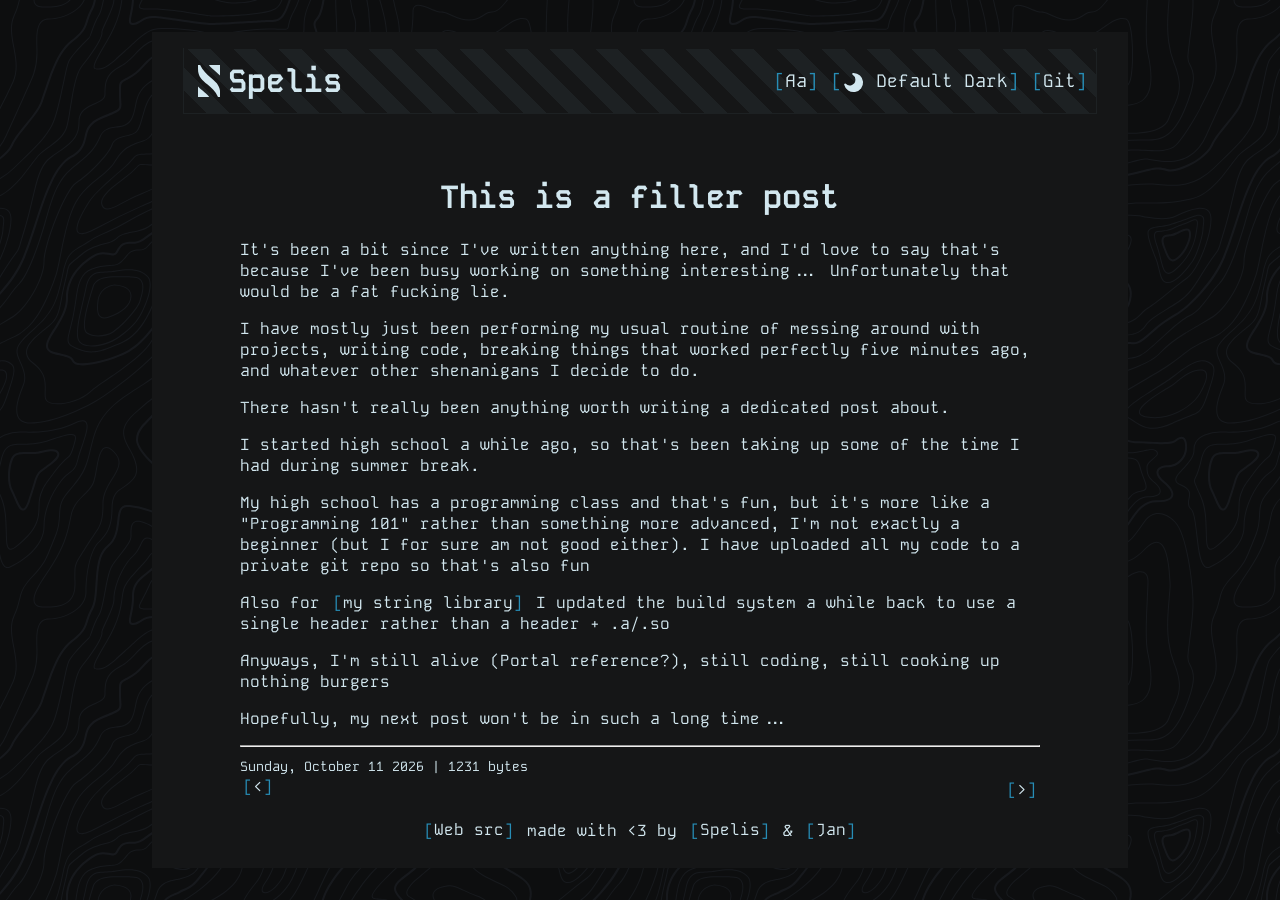
<file: blog/filler/index.html>
<!DOCTYPE html>
<html lang="en">

<head>
	<meta charset="UTF-8">
	<meta name="viewport" content="width=device-width, initial-scale=1.0">
	<script>
		(() => {
			const theme = localStorage.getItem("theme");
			if (theme) {
				document.documentElement.dataset.theme = theme;
				document.documentElement.style.colorScheme = theme;
			}
		})();
	</script>
	<link rel="stylesheet" href="/assets/css/highlight.css">
	<link rel="stylesheet" href="/assets/fonts/fonts.css">
	<link rel="stylesheet" href="/assets/css/main.css">
	<link rel="stylesheet" href="/assets/css/theme.css">
	
	<link rel="canonical" href="https://www.spelis.li/blog/filler/">

	
	
	<title>This is a filler post - Spelis</title>
	
	


    


<meta name="description" content="I&#39;m still alive, I guess?">


	<meta name="twitter:title" content="This is a filler post">

<meta name="twitter:description" content="I&#39;m still alive, I guess?">
<meta name="twitter:card" content="summary_large_image">
<meta name="twitter:image" content="/og-images/0c3fdb77.png">
<meta name="twitter:image:width" content="1200">
<meta name="twitter:image:height" content="630">
<meta property="og:image" content="/og-images/0c3fdb77.png">
<meta property="og:image:width" content="1200">
<meta property="og:image:height" content="630">
<meta property="og:image:type" content="image/png">


	<link rel="shortcut icon" href=" /favicon.ico" type="image/png">
</head>

<body>
	<div class="solidbg">
		<header>
			<a href=" /" class="logo">
				<svg viewBox="0 0 8.210102 11.854794" version="1.1" xmlns="http://www.w3.org/2000/svg" xmlns:svg="http://www.w3.org/2000/svg">

   <path style="fill:currentColor" d="M 0,9.38e-5 V 1.437139 a 1.4440142,1.4440142 0 0 1 0,0.00703 c 0,2.8881221 1.520798,4.0808931 3.549877,5.8077291 1.369481,1.165505 2.970532,2.574299 3.866716,4.6028159 h 0.79351 v -1.433092 c 0,-0.0039 0,-0.0077 0,-0.01156 C 8.206003,7.5302861 6.686602,6.3385131 4.660225,4.6139601 3.288244,3.4463431 1.683991,2.0344703 0.7888061,0 Z m 4.035486,0 C 4.666444,0.8513706 5.538221,1.56894 6.531863,2.4145916 7.074333,2.8762621 7.653148,3.3761221 8.210103,3.9375611 V 9.38e-5 Z M 0,7.9284681 V 11.854794 H 4.166287 C 3.535971,11.008361 2.66749,10.293417 1.678162,9.4514371 1.135676,8.9897671 0.5569082,8.4899071 0,7.9284681 Z"></path>
</svg>
				<h1>Spelis</h1>
			</a>
			<button id="menu-open" aria-label="Navmenu open" class="mobile-menu">[OPEN]</button>
			<nav id="menu">
    <button aria-label="Navmenu close" id="menu-close" class="mobile-menu">[CLOSE]</button>
    <ul>
				<li><a id="font-toggle" no-transition="" class="morph" href="#" onclick="return false;">Aa</a></li>
				<li><a id="theme-toggle" no-transition="" href="#" onclick="return false;"><div id="theme-icon"></div><span></span></a></li><li>
                <a no-transition="" href="https://git.spelis.li/Spelis">Git</a>
            </li></ul>
</nav>

		</header>
		<main>
			
  <h1>
	<br>
	This is a filler post</h1>
  <div>
    <p>It's been a bit since I've written anything here, and I'd love to say that's because I've been busy working on something interesting... Unfortunately that would be a fat fucking lie.</p>
<p>I have mostly just been performing my usual routine of messing around with projects, writing code, breaking things that worked perfectly five minutes ago, and whatever other shenanigans I decide to do.</p>
<p>There hasn't really been anything worth writing a dedicated post about.</p>
<p>I started high school a while ago, so that's been taking up some of the time I had during summer break.</p>
<p>My high school has a programming class and that's fun, but it's more like a &quot;Programming 101&quot; rather than something more advanced, I'm not exactly a beginner (but I for sure am not good either). I have uploaded all my code to a private git repo so that's also fun</p>
<p>Also for <a href="https://git.spelis.li/Spelis/str">my string library</a> I updated the build system a while back to use a single header rather than a header + .a/.so</p>
<p>Anyways, I'm still alive (Portal reference?), still coding, still cooking up nothing burgers</p>
<p>Hopefully, my next post won't be in such a long time...</p>

  </div>
	<hr>
	<div class="post-info">
		<small>Sunday, October 11 2026 | 1231 bytes</small>
	</div>
	

	<div class="post-nav">
		
			<a href="/blog/sol/">&lt</a>
		

		
			<a href="/blog/dsmine/" style="float:right;">&gt</a>
		
	</div>

		</main>

		<footer>
			<center>
				<a href="https://git.spelis.li/spelis/web">Web src</a> made with &lt3 by <a href="/">Spelis</a> &amp <a href="https://janpalma.cz/">Jan</a>
			</center>
			<!-- <div class="social"> --><!-- </div> -->
		</footer>

		<script src="/assets/js/main.js"></script>
		
		<script src="/assets/js/theme_switch.js"></script>
		<script src="/assets/js/font.js"></script>
		<script defer="" src="/assets/js/lib/quicklink.umd.js"></script>

		<script>
			window.addEventListener('load', () => {
				quicklink.listen();
			});
		</script>

		<script src=" /assets/js/morph.js"></script>
	</div>
</body>

</html>
</file>
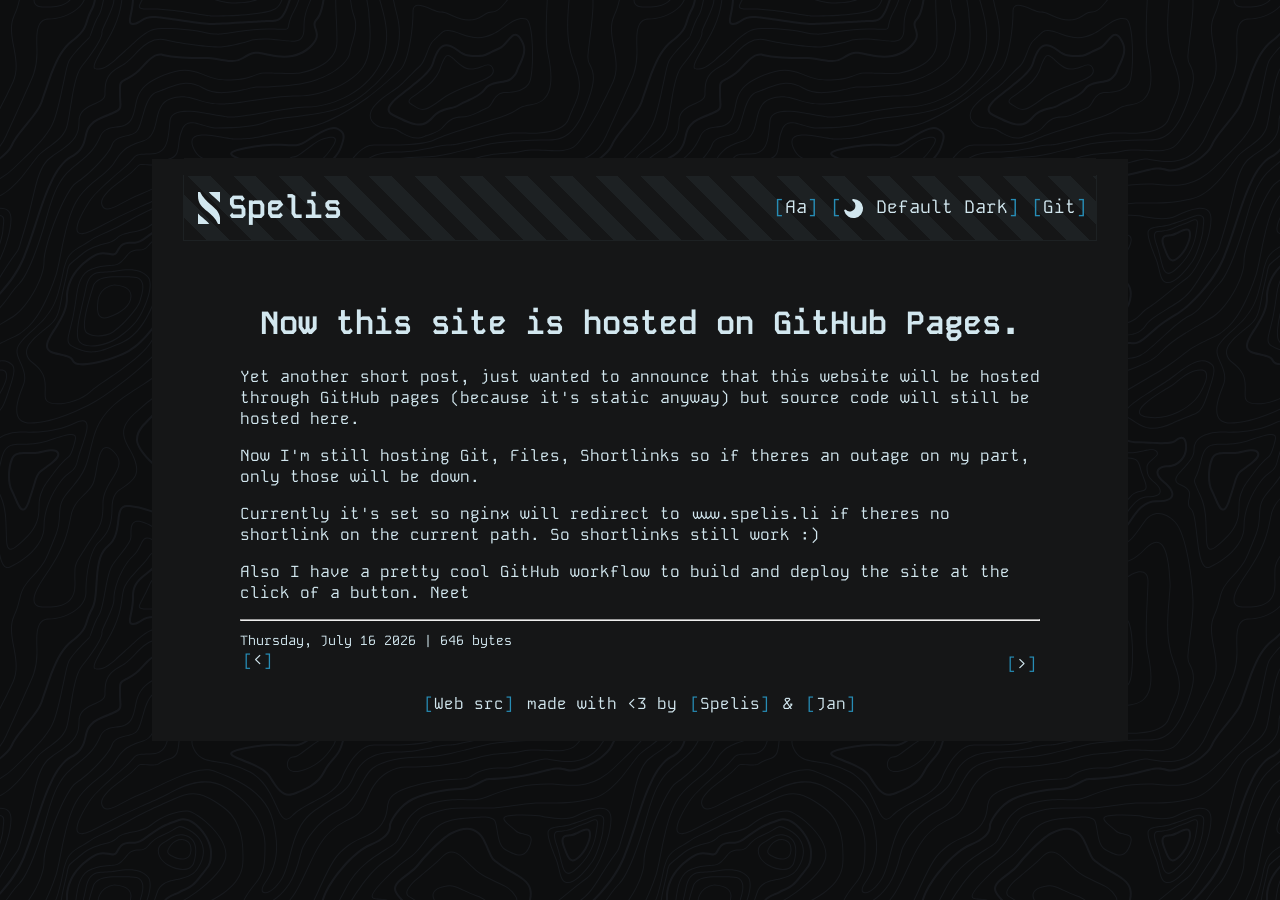
<file: blog/github-pages/index.html>
<!DOCTYPE html>
<html lang="en">

<head>
	<meta charset="UTF-8">
	<meta name="viewport" content="width=device-width, initial-scale=1.0">
	<script>
		(() => {
			const theme = localStorage.getItem("theme");
			if (theme) {
				document.documentElement.dataset.theme = theme;
				document.documentElement.style.colorScheme = theme;
			}
		})();
	</script>
	<link rel="stylesheet" href="/assets/css/highlight.css">
	<link rel="stylesheet" href="/assets/fonts/fonts.css">
	<link rel="stylesheet" href="/assets/css/main.css">
	<link rel="stylesheet" href="/assets/css/theme.css">
	
	<link rel="canonical" href="https://www.spelis.li/blog/github-pages/">

	
	
	<title>Now this site is hosted on GitHub Pages. - Spelis</title>
	
	


    


<meta name="description" content="I put my site on GitHub pages for stability">


	<meta name="twitter:title" content="Now this site is hosted on GitHub Pages.">

<meta name="twitter:description" content="I put my site on GitHub pages for stability">
<meta name="twitter:card" content="summary_large_image">
<meta name="twitter:image" content="/og-images/daae1be9.png">
<meta name="twitter:image:width" content="1200">
<meta name="twitter:image:height" content="630">
<meta property="og:image" content="/og-images/daae1be9.png">
<meta property="og:image:width" content="1200">
<meta property="og:image:height" content="630">
<meta property="og:image:type" content="image/png">


	<link rel="shortcut icon" href=" /favicon.ico" type="image/png">
</head>

<body>
	<div class="solidbg">
		<header>
			<a href=" /" class="logo">
				<svg viewBox="0 0 8.210102 11.854794" version="1.1" xmlns="http://www.w3.org/2000/svg" xmlns:svg="http://www.w3.org/2000/svg">

   <path style="fill:currentColor" d="M 0,9.38e-5 V 1.437139 a 1.4440142,1.4440142 0 0 1 0,0.00703 c 0,2.8881221 1.520798,4.0808931 3.549877,5.8077291 1.369481,1.165505 2.970532,2.574299 3.866716,4.6028159 h 0.79351 v -1.433092 c 0,-0.0039 0,-0.0077 0,-0.01156 C 8.206003,7.5302861 6.686602,6.3385131 4.660225,4.6139601 3.288244,3.4463431 1.683991,2.0344703 0.7888061,0 Z m 4.035486,0 C 4.666444,0.8513706 5.538221,1.56894 6.531863,2.4145916 7.074333,2.8762621 7.653148,3.3761221 8.210103,3.9375611 V 9.38e-5 Z M 0,7.9284681 V 11.854794 H 4.166287 C 3.535971,11.008361 2.66749,10.293417 1.678162,9.4514371 1.135676,8.9897671 0.5569082,8.4899071 0,7.9284681 Z"></path>
</svg>
				<h1>Spelis</h1>
			</a>
			<button id="menu-open" aria-label="Navmenu open" class="mobile-menu">[OPEN]</button>
			<nav id="menu">
    <button aria-label="Navmenu close" id="menu-close" class="mobile-menu">[CLOSE]</button>
    <ul>
				<li><a id="font-toggle" no-transition="" class="morph" href="#" onclick="return false;">Aa</a></li>
				<li><a id="theme-toggle" no-transition="" href="#" onclick="return false;"><div id="theme-icon"></div><span></span></a></li><li>
                <a no-transition="" href="https://git.spelis.li/Spelis">Git</a>
            </li></ul>
</nav>

		</header>
		<main>
			
  <h1>
	<br>
	Now this site is hosted on GitHub Pages.</h1>
  <div>
    <p>Yet another short post, just wanted to announce that this website will be hosted through GitHub pages (because it's static anyway) but source code will still be hosted here.</p>
<p>Now I'm still hosting Git, Files, Shortlinks so if theres an outage on my part, only those will be down.</p>
<p>Currently it's set so nginx will redirect to www.spelis.li if theres no shortlink on the current path. So shortlinks still work :)</p>
<p>Also I have a pretty cool GitHub workflow to build and deploy the site at the click of a button. Neet</p>

  </div>
	<hr>
	<div class="post-info">
		<small>Thursday, July 16 2026 | 646 bytes</small>
	</div>
	

	<div class="post-nav">
		
			<a href="/blog/dsmine/">&lt</a>
		

		
			<a href="/blog/synth/" style="float:right;">&gt</a>
		
	</div>

		</main>

		<footer>
			<center>
				<a href="https://git.spelis.li/spelis/web">Web src</a> made with &lt3 by <a href="/">Spelis</a> &amp <a href="https://janpalma.cz/">Jan</a>
			</center>
			<!-- <div class="social"> --><!-- </div> -->
		</footer>

		<script src="/assets/js/main.js"></script>
		
		<script src="/assets/js/theme_switch.js"></script>
		<script src="/assets/js/font.js"></script>
		<script defer="" src="/assets/js/lib/quicklink.umd.js"></script>

		<script>
			window.addEventListener('load', () => {
				quicklink.listen();
			});
		</script>

		<script src=" /assets/js/morph.js"></script>
	</div>
</body>

</html>
</file>
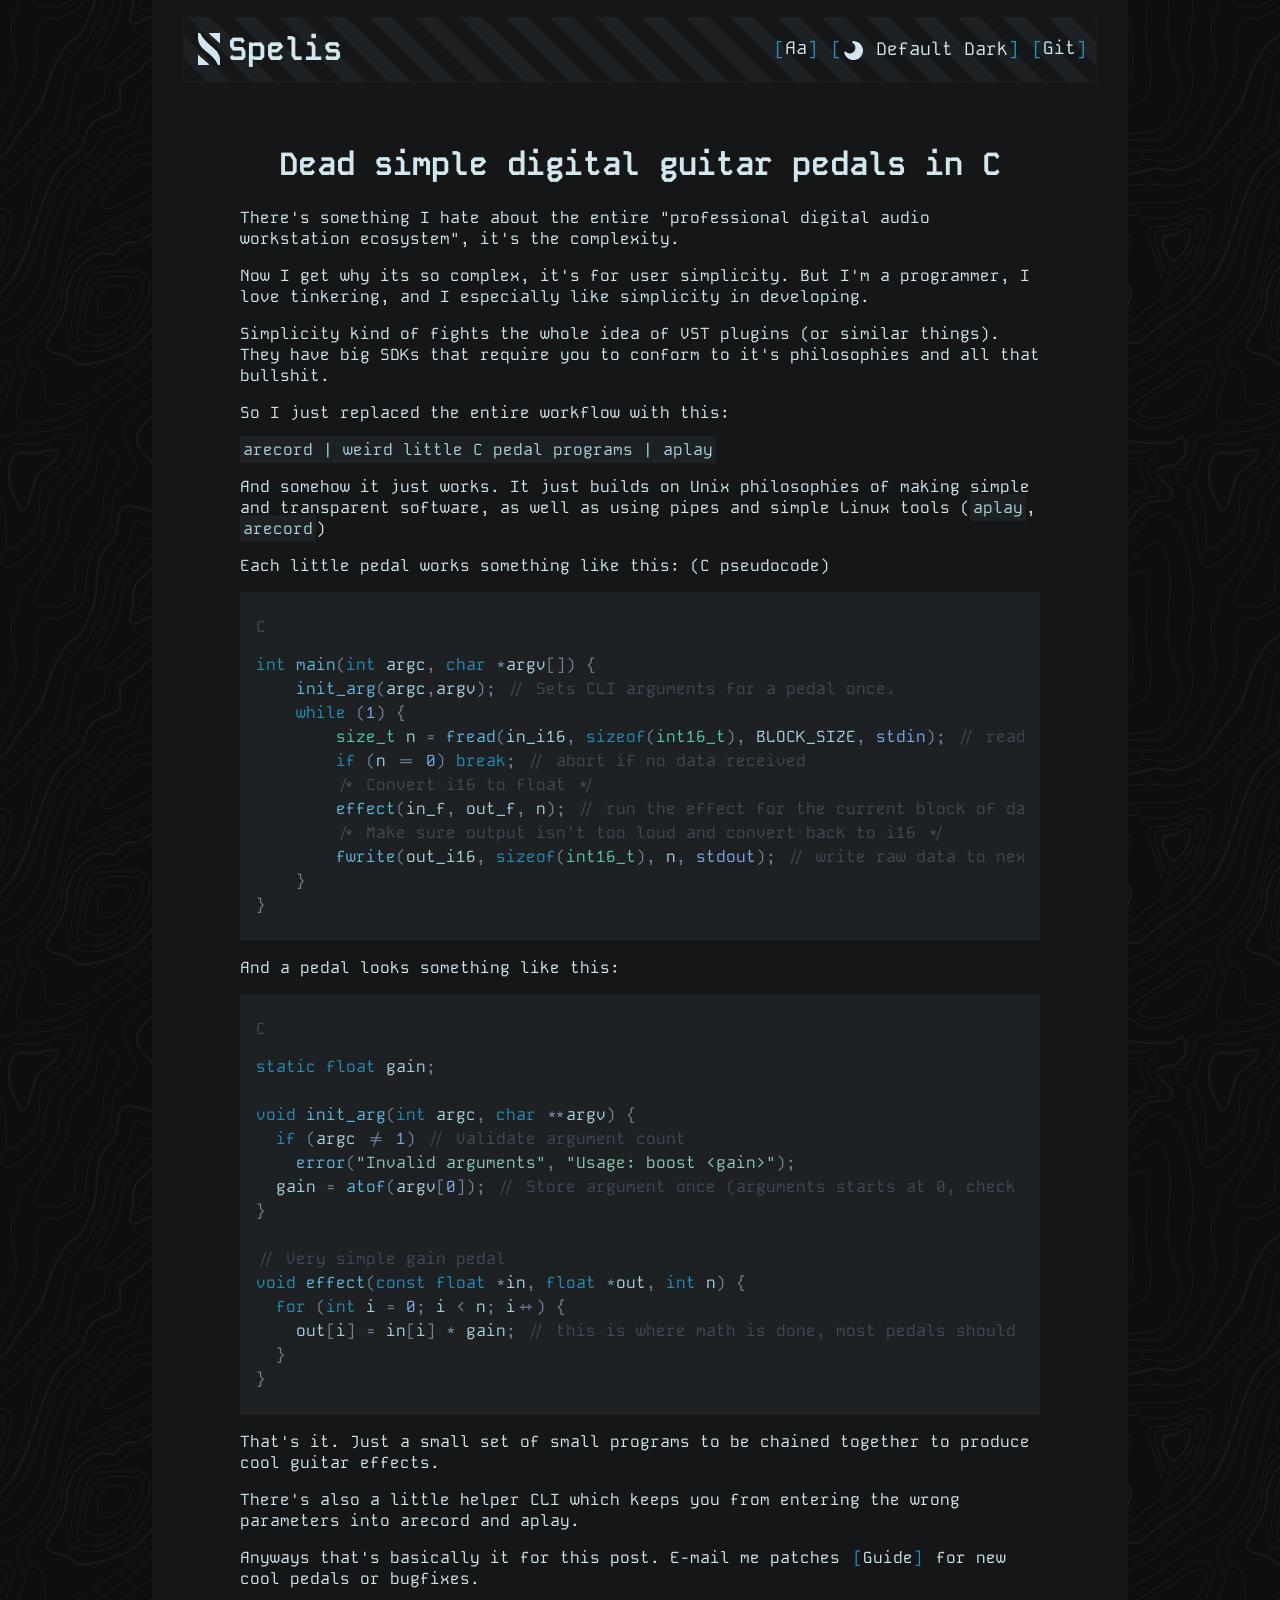
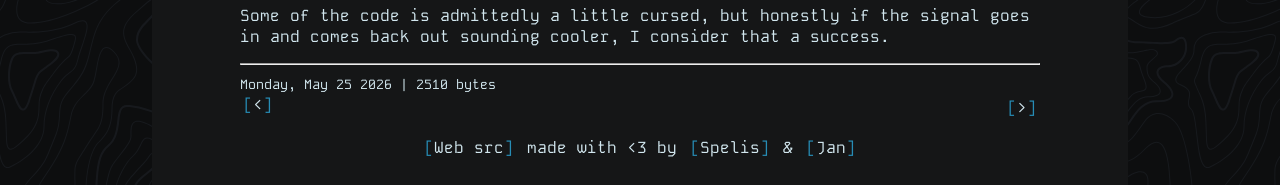
<file: blog/pipedals/index.html>
<!DOCTYPE html>
<html lang="en">

<head>
	<meta charset="UTF-8">
	<meta name="viewport" content="width=device-width, initial-scale=1.0">
	<script>
		(() => {
			const theme = localStorage.getItem("theme");
			if (theme) {
				document.documentElement.dataset.theme = theme;
				document.documentElement.style.colorScheme = theme;
			}
		})();
	</script>
	<link rel="stylesheet" href="/assets/css/highlight.css">
	<link rel="stylesheet" href="/assets/fonts/fonts.css">
	<link rel="stylesheet" href="/assets/css/main.css">
	<link rel="stylesheet" href="/assets/css/theme.css">
	
	<link rel="canonical" href="https://www.spelis.li/blog/pipedals/">

	
	
	<title>Dead simple digital guitar pedals in C - Spelis</title>
	
	


    


<meta name="description" content="Simple guitar pedals with PCM in C.">


	<meta name="twitter:title" content="Dead simple digital guitar pedals in C">

<meta name="twitter:description" content="Simple guitar pedals with PCM in C.">
<meta name="twitter:card" content="summary_large_image">
<meta name="twitter:image" content="/og-images/def1b03f.png">
<meta name="twitter:image:width" content="1200">
<meta name="twitter:image:height" content="630">
<meta property="og:image" content="/og-images/def1b03f.png">
<meta property="og:image:width" content="1200">
<meta property="og:image:height" content="630">
<meta property="og:image:type" content="image/png">


	<link rel="shortcut icon" href=" /favicon.ico" type="image/png">
</head>

<body>
	<div class="solidbg">
		<header>
			<a href=" /" class="logo">
				<svg viewBox="0 0 8.210102 11.854794" version="1.1" xmlns="http://www.w3.org/2000/svg" xmlns:svg="http://www.w3.org/2000/svg">

   <path style="fill:currentColor" d="M 0,9.38e-5 V 1.437139 a 1.4440142,1.4440142 0 0 1 0,0.00703 c 0,2.8881221 1.520798,4.0808931 3.549877,5.8077291 1.369481,1.165505 2.970532,2.574299 3.866716,4.6028159 h 0.79351 v -1.433092 c 0,-0.0039 0,-0.0077 0,-0.01156 C 8.206003,7.5302861 6.686602,6.3385131 4.660225,4.6139601 3.288244,3.4463431 1.683991,2.0344703 0.7888061,0 Z m 4.035486,0 C 4.666444,0.8513706 5.538221,1.56894 6.531863,2.4145916 7.074333,2.8762621 7.653148,3.3761221 8.210103,3.9375611 V 9.38e-5 Z M 0,7.9284681 V 11.854794 H 4.166287 C 3.535971,11.008361 2.66749,10.293417 1.678162,9.4514371 1.135676,8.9897671 0.5569082,8.4899071 0,7.9284681 Z"></path>
</svg>
				<h1>Spelis</h1>
			</a>
			<button id="menu-open" aria-label="Navmenu open" class="mobile-menu">[OPEN]</button>
			<nav id="menu">
    <button aria-label="Navmenu close" id="menu-close" class="mobile-menu">[CLOSE]</button>
    <ul>
				<li><a id="font-toggle" no-transition="" class="morph" href="#" onclick="return false;">Aa</a></li>
				<li><a id="theme-toggle" no-transition="" href="#" onclick="return false;"><div id="theme-icon"></div><span></span></a></li><li>
                <a no-transition="" href="https://git.spelis.li/Spelis">Git</a>
            </li></ul>
</nav>

		</header>
		<main>
			
  <h1>
	<br>
	Dead simple digital guitar pedals in C</h1>
  <div>
    <p>There's something I hate about the entire &quot;professional digital audio workstation ecosystem&quot;, it's the complexity.</p>
<p>Now I get why its so complex, it's for user simplicity. But I'm a programmer, I love tinkering, and I especially like simplicity in developing.</p>
<p>Simplicity kind of fights the whole idea of VST plugins (or similar things). They have big SDKs that require you to conform to it's philosophies and all that bullshit.</p>
<p>So I just replaced the entire workflow with this:</p>
<p><code>arecord | weird little C pedal programs | aplay</code></p>
<p>And somehow it just works. It just builds on Unix philosophies of making simple and transparent software, as well as using pipes and simple Linux tools (<code>aplay</code>, <code>arecord</code>)</p>
<p>Each little pedal works something like this: (C pseudocode)</p>

		<div class="codeblock">
			<div class="codeblock-header">C</div>
			<pre class="language-c"><code class="language-c"><span class="token keyword">int</span> <span class="token function">main</span><span class="token punctuation">(</span><span class="token keyword">int</span> argc<span class="token punctuation">,</span> <span class="token keyword">char</span> <span class="token operator">*</span>argv<span class="token punctuation">[</span><span class="token punctuation">]</span><span class="token punctuation">)</span> <span class="token punctuation">{</span>
    <span class="token function">init_arg</span><span class="token punctuation">(</span>argc<span class="token punctuation">,</span>argv<span class="token punctuation">)</span><span class="token punctuation">;</span> <span class="token comment">// Sets CLI arguments for a pedal once.</span>
    <span class="token keyword">while</span> <span class="token punctuation">(</span><span class="token number">1</span><span class="token punctuation">)</span> <span class="token punctuation">{</span>
        <span class="token class-name">size_t</span> n <span class="token operator">=</span> <span class="token function">fread</span><span class="token punctuation">(</span>in_i16<span class="token punctuation">,</span> <span class="token keyword">sizeof</span><span class="token punctuation">(</span><span class="token class-name">int16_t</span><span class="token punctuation">)</span><span class="token punctuation">,</span> BLOCK_SIZE<span class="token punctuation">,</span> <span class="token constant">stdin</span><span class="token punctuation">)</span><span class="token punctuation">;</span> <span class="token comment">// read raw data from arecord or previous pedal</span>
        <span class="token keyword">if</span> <span class="token punctuation">(</span>n <span class="token operator">==</span> <span class="token number">0</span><span class="token punctuation">)</span> <span class="token keyword">break</span><span class="token punctuation">;</span> <span class="token comment">// abort if no data received</span>
        <span class="token comment">/* Convert i16 to float */</span>
        <span class="token function">effect</span><span class="token punctuation">(</span>in_f<span class="token punctuation">,</span> out_f<span class="token punctuation">,</span> n<span class="token punctuation">)</span><span class="token punctuation">;</span> <span class="token comment">// run the effect for the current block of data</span>
        <span class="token comment">/* Make sure output isn't too loud and convert back to i16 */</span>
        <span class="token function">fwrite</span><span class="token punctuation">(</span>out_i16<span class="token punctuation">,</span> <span class="token keyword">sizeof</span><span class="token punctuation">(</span><span class="token class-name">int16_t</span><span class="token punctuation">)</span><span class="token punctuation">,</span> n<span class="token punctuation">,</span> <span class="token constant">stdout</span><span class="token punctuation">)</span><span class="token punctuation">;</span> <span class="token comment">// write raw data to next pedal or aplay</span>
    <span class="token punctuation">}</span>
<span class="token punctuation">}</span></code></pre>

		</div>
	<p>And a pedal looks something like this:</p>

		<div class="codeblock">
			<div class="codeblock-header">C</div>
			<pre class="language-c"><code class="language-c"><span class="token keyword">static</span> <span class="token keyword">float</span> gain<span class="token punctuation">;</span>

<span class="token keyword">void</span> <span class="token function">init_arg</span><span class="token punctuation">(</span><span class="token keyword">int</span> argc<span class="token punctuation">,</span> <span class="token keyword">char</span> <span class="token operator">*</span><span class="token operator">*</span>argv<span class="token punctuation">)</span> <span class="token punctuation">{</span>
  <span class="token keyword">if</span> <span class="token punctuation">(</span>argc <span class="token operator">!=</span> <span class="token number">1</span><span class="token punctuation">)</span> <span class="token comment">// Validate argument count</span>
    <span class="token function">error</span><span class="token punctuation">(</span><span class="token string">"Invalid arguments"</span><span class="token punctuation">,</span> <span class="token string">"Usage: boost &lt;gain>"</span><span class="token punctuation">)</span><span class="token punctuation">;</span>
  gain <span class="token operator">=</span> <span class="token function">atof</span><span class="token punctuation">(</span>argv<span class="token punctuation">[</span><span class="token number">0</span><span class="token punctuation">]</span><span class="token punctuation">)</span><span class="token punctuation">;</span> <span class="token comment">// Store argument once (arguments starts at 0, check the source code i dare you)</span>
<span class="token punctuation">}</span>

<span class="token comment">// Very simple gain pedal</span>
<span class="token keyword">void</span> <span class="token function">effect</span><span class="token punctuation">(</span><span class="token keyword">const</span> <span class="token keyword">float</span> <span class="token operator">*</span>in<span class="token punctuation">,</span> <span class="token keyword">float</span> <span class="token operator">*</span>out<span class="token punctuation">,</span> <span class="token keyword">int</span> n<span class="token punctuation">)</span> <span class="token punctuation">{</span>
  <span class="token keyword">for</span> <span class="token punctuation">(</span><span class="token keyword">int</span> i <span class="token operator">=</span> <span class="token number">0</span><span class="token punctuation">;</span> i <span class="token operator">&lt;</span> n<span class="token punctuation">;</span> i<span class="token operator">++</span><span class="token punctuation">)</span> <span class="token punctuation">{</span>
    out<span class="token punctuation">[</span>i<span class="token punctuation">]</span> <span class="token operator">=</span> in<span class="token punctuation">[</span>i<span class="token punctuation">]</span> <span class="token operator">*</span> gain<span class="token punctuation">;</span> <span class="token comment">// this is where math is done, most pedals should be a little more complex than this.</span>
  <span class="token punctuation">}</span>
<span class="token punctuation">}</span></code></pre>

		</div>
	<p>That's it. Just a small set of small programs to be chained together to produce cool guitar effects.</p>
<p>There's also a little helper CLI which keeps you from entering the wrong parameters into arecord and aplay.</p>
<p>Anyways that's basically it for this post. E-mail me patches <a href="https://git.spelis.li/#patches">Guide</a> for new cool pedals or bugfixes.</p>
<p>Some of the code is admittedly a little cursed, but honestly if the signal goes in and comes back out sounding cooler, I consider that a success.</p>

  </div>
	<hr>
	<div class="post-info">
		<small>Monday, May 25 2026 | 2510 bytes</small>
	</div>
	

	<div class="post-nav">
		
			<a href="/blog/fancyindex/">&lt</a>
		

		
			<a href="/blog/cbin/" style="float:right;">&gt</a>
		
	</div>

		</main>

		<footer>
			<center>
				<a href="https://git.spelis.li/spelis/web">Web src</a> made with &lt3 by <a href="/">Spelis</a> &amp <a href="https://janpalma.cz/">Jan</a>
			</center>
			<!-- <div class="social"> --><!-- </div> -->
		</footer>

		<script src="/assets/js/main.js"></script>
		
		<script src="/assets/js/theme_switch.js"></script>
		<script src="/assets/js/font.js"></script>
		<script defer="" src="/assets/js/lib/quicklink.umd.js"></script>

		<script>
			window.addEventListener('load', () => {
				quicklink.listen();
			});
		</script>

		<script src=" /assets/js/morph.js"></script>
	</div>
</body>

</html>
</file>
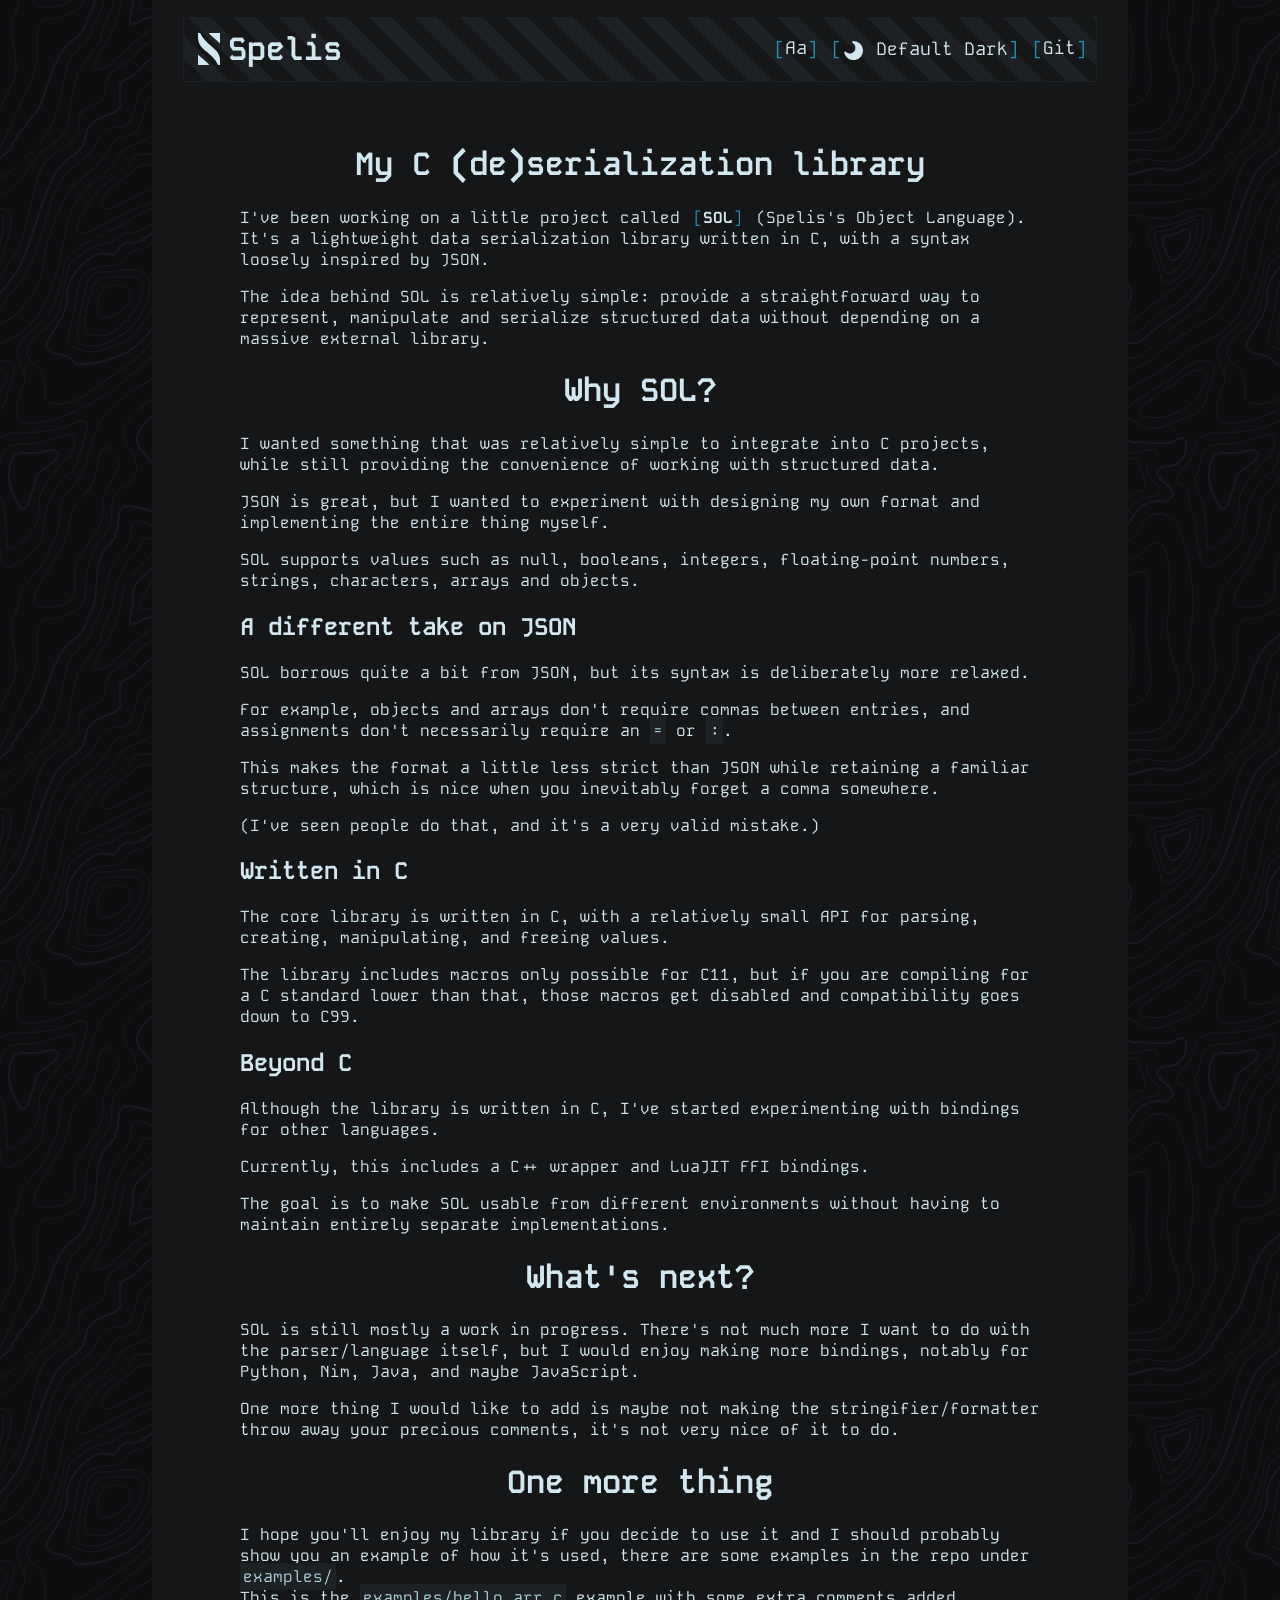
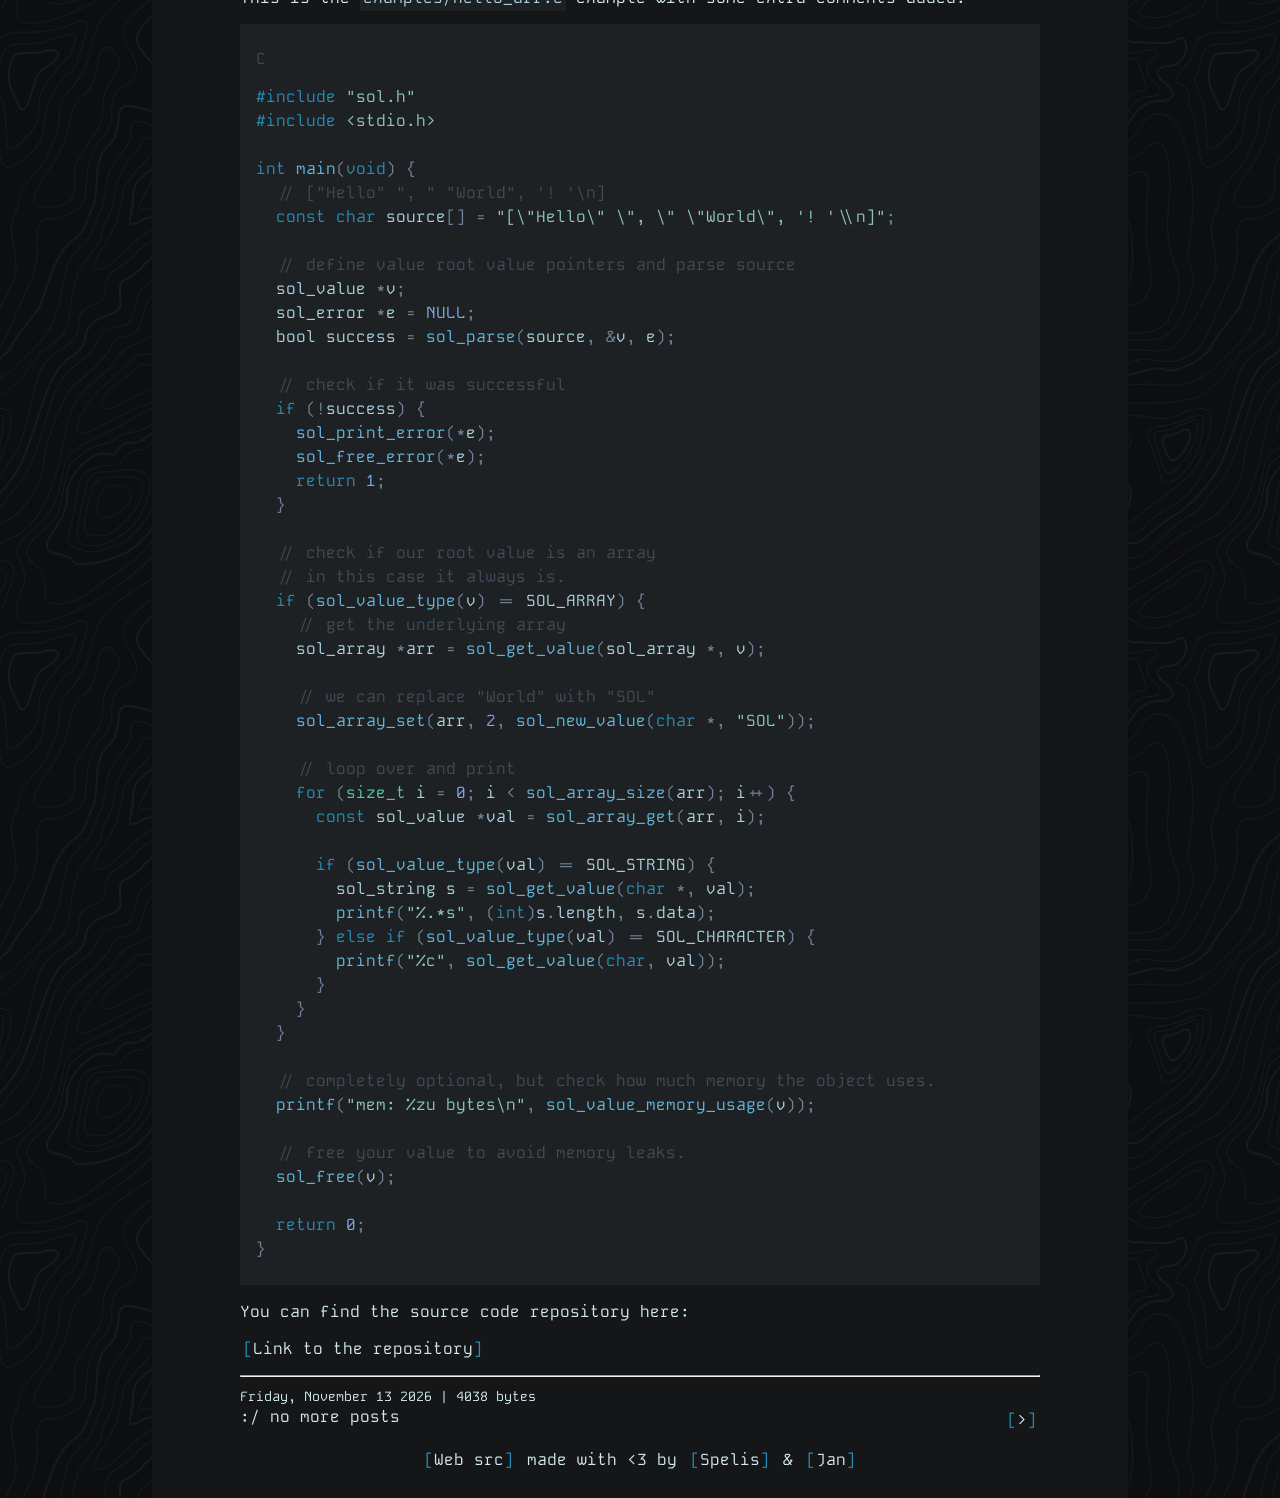
<file: blog/sol/index.html>
<!DOCTYPE html>
<html lang="en">

<head>
	<meta charset="UTF-8">
	<meta name="viewport" content="width=device-width, initial-scale=1.0">
	<script>
		(() => {
			const theme = localStorage.getItem("theme");
			if (theme) {
				document.documentElement.dataset.theme = theme;
				document.documentElement.style.colorScheme = theme;
			}
		})();
	</script>
	<link rel="stylesheet" href="/assets/css/highlight.css">
	<link rel="stylesheet" href="/assets/fonts/fonts.css">
	<link rel="stylesheet" href="/assets/css/main.css">
	<link rel="stylesheet" href="/assets/css/theme.css">
	
	<link rel="canonical" href="https://www.spelis.li/blog/sol/">

	
	
	<title>My C (de)serialization library - Spelis</title>
	
	


    


<meta name="description" content="SOL is my simple (de)serialization library for C.">


	<meta name="twitter:title" content="My C (de)serialization library">

<meta name="twitter:description" content="SOL is my simple (de)serialization library for C.">
<meta name="twitter:card" content="summary_large_image">
<meta name="twitter:image" content="/og-images/527d1c9a.png">
<meta name="twitter:image:width" content="1200">
<meta name="twitter:image:height" content="630">
<meta property="og:image" content="/og-images/527d1c9a.png">
<meta property="og:image:width" content="1200">
<meta property="og:image:height" content="630">
<meta property="og:image:type" content="image/png">


	<link rel="shortcut icon" href=" /favicon.ico" type="image/png">
</head>

<body>
	<div class="solidbg">
		<header>
			<a href=" /" class="logo">
				<svg viewBox="0 0 8.210102 11.854794" version="1.1" xmlns="http://www.w3.org/2000/svg" xmlns:svg="http://www.w3.org/2000/svg">

   <path style="fill:currentColor" d="M 0,9.38e-5 V 1.437139 a 1.4440142,1.4440142 0 0 1 0,0.00703 c 0,2.8881221 1.520798,4.0808931 3.549877,5.8077291 1.369481,1.165505 2.970532,2.574299 3.866716,4.6028159 h 0.79351 v -1.433092 c 0,-0.0039 0,-0.0077 0,-0.01156 C 8.206003,7.5302861 6.686602,6.3385131 4.660225,4.6139601 3.288244,3.4463431 1.683991,2.0344703 0.7888061,0 Z m 4.035486,0 C 4.666444,0.8513706 5.538221,1.56894 6.531863,2.4145916 7.074333,2.8762621 7.653148,3.3761221 8.210103,3.9375611 V 9.38e-5 Z M 0,7.9284681 V 11.854794 H 4.166287 C 3.535971,11.008361 2.66749,10.293417 1.678162,9.4514371 1.135676,8.9897671 0.5569082,8.4899071 0,7.9284681 Z"></path>
</svg>
				<h1>Spelis</h1>
			</a>
			<button id="menu-open" aria-label="Navmenu open" class="mobile-menu">[OPEN]</button>
			<nav id="menu">
    <button aria-label="Navmenu close" id="menu-close" class="mobile-menu">[CLOSE]</button>
    <ul>
				<li><a id="font-toggle" no-transition="" class="morph" href="#" onclick="return false;">Aa</a></li>
				<li><a id="theme-toggle" no-transition="" href="#" onclick="return false;"><div id="theme-icon"></div><span></span></a></li><li>
                <a no-transition="" href="https://git.spelis.li/Spelis">Git</a>
            </li></ul>
</nav>

		</header>
		<main>
			
  <h1>
	<br>
	My C (de)serialization library</h1>
  <div>
    <p>I've been working on a little project called <a href="https://git.spelis.li/spelis/sol"><strong>SOL</strong></a> (Spelis's Object Language). It's a lightweight data serialization library written in C, with a syntax loosely inspired by JSON.</p>
<p>The idea behind SOL is relatively simple: provide a straightforward way to represent, manipulate and serialize structured data without depending on a massive external library.</p>
<h1>Why SOL?</h1>
<p>I wanted something that was relatively simple to integrate into C projects, while still providing the convenience of working with structured data.</p>
<p>JSON is great, but I wanted to experiment with designing my own format and implementing the entire thing myself.</p>
<p>SOL supports values such as null, booleans, integers, floating-point numbers, strings, characters, arrays and objects.</p>
<h2>A different take on JSON</h2>
<p>SOL borrows quite a bit from JSON, but its syntax is deliberately more relaxed.</p>
<p>For example, objects and arrays don't require commas between entries, and assignments don't necessarily require an <code>=</code> or <code>:</code>.</p>
<p>This makes the format a little less strict than JSON while retaining a familiar structure, which is nice when you inevitably forget a comma somewhere.</p>
<p>(I've seen people do that, and it's a very valid mistake.)</p>
<h2>Written in C</h2>
<p>The core library is written in C, with a relatively small API for parsing, creating, manipulating, and freeing values.</p>
<p>The library includes macros only possible for C11, but if you are compiling for a C standard lower than that, those macros get disabled and compatibility goes down to C99.</p>
<h2>Beyond C</h2>
<p>Although the library is written in C, I've started experimenting with bindings for other languages.</p>
<p>Currently, this includes a C++ wrapper and LuaJIT FFI bindings.</p>
<p>The goal is to make SOL usable from different environments without having to maintain entirely separate implementations.</p>
<h1>What's next?</h1>
<p>SOL is still mostly a work in progress. There's not much more I want to do with the parser/language itself, but I would enjoy making more bindings, notably for Python, Nim, Java, and maybe JavaScript.</p>
<p>One more thing I would like to add is maybe not making the stringifier/formatter throw away your precious comments, it's not very nice of it to do.</p>
<h1>One more thing</h1>
<p>I hope you'll enjoy my library if you decide to use it and I should probably show you an example of how it's used, there are some examples in the repo under <code>examples/</code>.<br>
This is the <code>examples/hello_arr.c</code> example with some extra comments added.</p>

		<div class="codeblock">
			<div class="codeblock-header">C</div>
			<pre class="language-c"><code class="language-c"><span class="token macro property"><span class="token directive-hash">#</span><span class="token directive keyword">include</span> <span class="token string">"sol.h"</span></span>
<span class="token macro property"><span class="token directive-hash">#</span><span class="token directive keyword">include</span> <span class="token string">&lt;stdio.h></span></span>

<span class="token keyword">int</span> <span class="token function">main</span><span class="token punctuation">(</span><span class="token keyword">void</span><span class="token punctuation">)</span> <span class="token punctuation">{</span>
  <span class="token comment">// ["Hello" ", " "World", '! '\n]</span>
  <span class="token keyword">const</span> <span class="token keyword">char</span> source<span class="token punctuation">[</span><span class="token punctuation">]</span> <span class="token operator">=</span> <span class="token string">"[\"Hello\" \", \" \"World\", '! '\\n]"</span><span class="token punctuation">;</span>

  <span class="token comment">// define value root value pointers and parse source</span>
  sol_value <span class="token operator">*</span>v<span class="token punctuation">;</span>
  sol_error <span class="token operator">*</span>e <span class="token operator">=</span> <span class="token constant">NULL</span><span class="token punctuation">;</span>
  bool success <span class="token operator">=</span> <span class="token function">sol_parse</span><span class="token punctuation">(</span>source<span class="token punctuation">,</span> <span class="token operator">&amp;</span>v<span class="token punctuation">,</span> e<span class="token punctuation">)</span><span class="token punctuation">;</span>

  <span class="token comment">// check if it was successful</span>
  <span class="token keyword">if</span> <span class="token punctuation">(</span><span class="token operator">!</span>success<span class="token punctuation">)</span> <span class="token punctuation">{</span>
    <span class="token function">sol_print_error</span><span class="token punctuation">(</span><span class="token operator">*</span>e<span class="token punctuation">)</span><span class="token punctuation">;</span>
    <span class="token function">sol_free_error</span><span class="token punctuation">(</span><span class="token operator">*</span>e<span class="token punctuation">)</span><span class="token punctuation">;</span>
    <span class="token keyword">return</span> <span class="token number">1</span><span class="token punctuation">;</span>
  <span class="token punctuation">}</span>

  <span class="token comment">// check if our root value is an array</span>
  <span class="token comment">// in this case it always is.</span>
  <span class="token keyword">if</span> <span class="token punctuation">(</span><span class="token function">sol_value_type</span><span class="token punctuation">(</span>v<span class="token punctuation">)</span> <span class="token operator">==</span> SOL_ARRAY<span class="token punctuation">)</span> <span class="token punctuation">{</span>
    <span class="token comment">// get the underlying array</span>
    sol_array <span class="token operator">*</span>arr <span class="token operator">=</span> <span class="token function">sol_get_value</span><span class="token punctuation">(</span>sol_array <span class="token operator">*</span><span class="token punctuation">,</span> v<span class="token punctuation">)</span><span class="token punctuation">;</span>

    <span class="token comment">// we can replace "World" with "SOL"</span>
    <span class="token function">sol_array_set</span><span class="token punctuation">(</span>arr<span class="token punctuation">,</span> <span class="token number">2</span><span class="token punctuation">,</span> <span class="token function">sol_new_value</span><span class="token punctuation">(</span><span class="token keyword">char</span> <span class="token operator">*</span><span class="token punctuation">,</span> <span class="token string">"SOL"</span><span class="token punctuation">)</span><span class="token punctuation">)</span><span class="token punctuation">;</span>

    <span class="token comment">// loop over and print</span>
    <span class="token keyword">for</span> <span class="token punctuation">(</span><span class="token class-name">size_t</span> i <span class="token operator">=</span> <span class="token number">0</span><span class="token punctuation">;</span> i <span class="token operator">&lt;</span> <span class="token function">sol_array_size</span><span class="token punctuation">(</span>arr<span class="token punctuation">)</span><span class="token punctuation">;</span> i<span class="token operator">++</span><span class="token punctuation">)</span> <span class="token punctuation">{</span>
      <span class="token keyword">const</span> sol_value <span class="token operator">*</span>val <span class="token operator">=</span> <span class="token function">sol_array_get</span><span class="token punctuation">(</span>arr<span class="token punctuation">,</span> i<span class="token punctuation">)</span><span class="token punctuation">;</span>

      <span class="token keyword">if</span> <span class="token punctuation">(</span><span class="token function">sol_value_type</span><span class="token punctuation">(</span>val<span class="token punctuation">)</span> <span class="token operator">==</span> SOL_STRING<span class="token punctuation">)</span> <span class="token punctuation">{</span>
        sol_string s <span class="token operator">=</span> <span class="token function">sol_get_value</span><span class="token punctuation">(</span><span class="token keyword">char</span> <span class="token operator">*</span><span class="token punctuation">,</span> val<span class="token punctuation">)</span><span class="token punctuation">;</span>
        <span class="token function">printf</span><span class="token punctuation">(</span><span class="token string">"%.*s"</span><span class="token punctuation">,</span> <span class="token punctuation">(</span><span class="token keyword">int</span><span class="token punctuation">)</span>s<span class="token punctuation">.</span>length<span class="token punctuation">,</span> s<span class="token punctuation">.</span>data<span class="token punctuation">)</span><span class="token punctuation">;</span>
      <span class="token punctuation">}</span> <span class="token keyword">else</span> <span class="token keyword">if</span> <span class="token punctuation">(</span><span class="token function">sol_value_type</span><span class="token punctuation">(</span>val<span class="token punctuation">)</span> <span class="token operator">==</span> SOL_CHARACTER<span class="token punctuation">)</span> <span class="token punctuation">{</span>
        <span class="token function">printf</span><span class="token punctuation">(</span><span class="token string">"%c"</span><span class="token punctuation">,</span> <span class="token function">sol_get_value</span><span class="token punctuation">(</span><span class="token keyword">char</span><span class="token punctuation">,</span> val<span class="token punctuation">)</span><span class="token punctuation">)</span><span class="token punctuation">;</span>
      <span class="token punctuation">}</span>
    <span class="token punctuation">}</span>
  <span class="token punctuation">}</span>

  <span class="token comment">// completely optional, but check how much memory the object uses.</span>
  <span class="token function">printf</span><span class="token punctuation">(</span><span class="token string">"mem: %zu bytes\n"</span><span class="token punctuation">,</span> <span class="token function">sol_value_memory_usage</span><span class="token punctuation">(</span>v<span class="token punctuation">)</span><span class="token punctuation">)</span><span class="token punctuation">;</span>

  <span class="token comment">// free your value to avoid memory leaks.</span>
  <span class="token function">sol_free</span><span class="token punctuation">(</span>v<span class="token punctuation">)</span><span class="token punctuation">;</span>

  <span class="token keyword">return</span> <span class="token number">0</span><span class="token punctuation">;</span>
<span class="token punctuation">}</span></code></pre>

		</div>
	<p>You can find the source code repository here:</p>
<p><a href="https://git.spelis.li/spelis/sol">Link to the repository</a></p>

  </div>
	<hr>
	<div class="post-info">
		<small>Friday, November 13 2026 | 4038 bytes</small>
	</div>
	

	<div class="post-nav">
		
			<span>:/ no more posts</span>
		

		
			<a href="/blog/filler/" style="float:right;">&gt</a>
		
	</div>

		</main>

		<footer>
			<center>
				<a href="https://git.spelis.li/spelis/web">Web src</a> made with &lt3 by <a href="/">Spelis</a> &amp <a href="https://janpalma.cz/">Jan</a>
			</center>
			<!-- <div class="social"> --><!-- </div> -->
		</footer>

		<script src="/assets/js/main.js"></script>
		
		<script src="/assets/js/theme_switch.js"></script>
		<script src="/assets/js/font.js"></script>
		<script defer="" src="/assets/js/lib/quicklink.umd.js"></script>

		<script>
			window.addEventListener('load', () => {
				quicklink.listen();
			});
		</script>

		<script src=" /assets/js/morph.js"></script>
	</div>
</body>

</html>
</file>
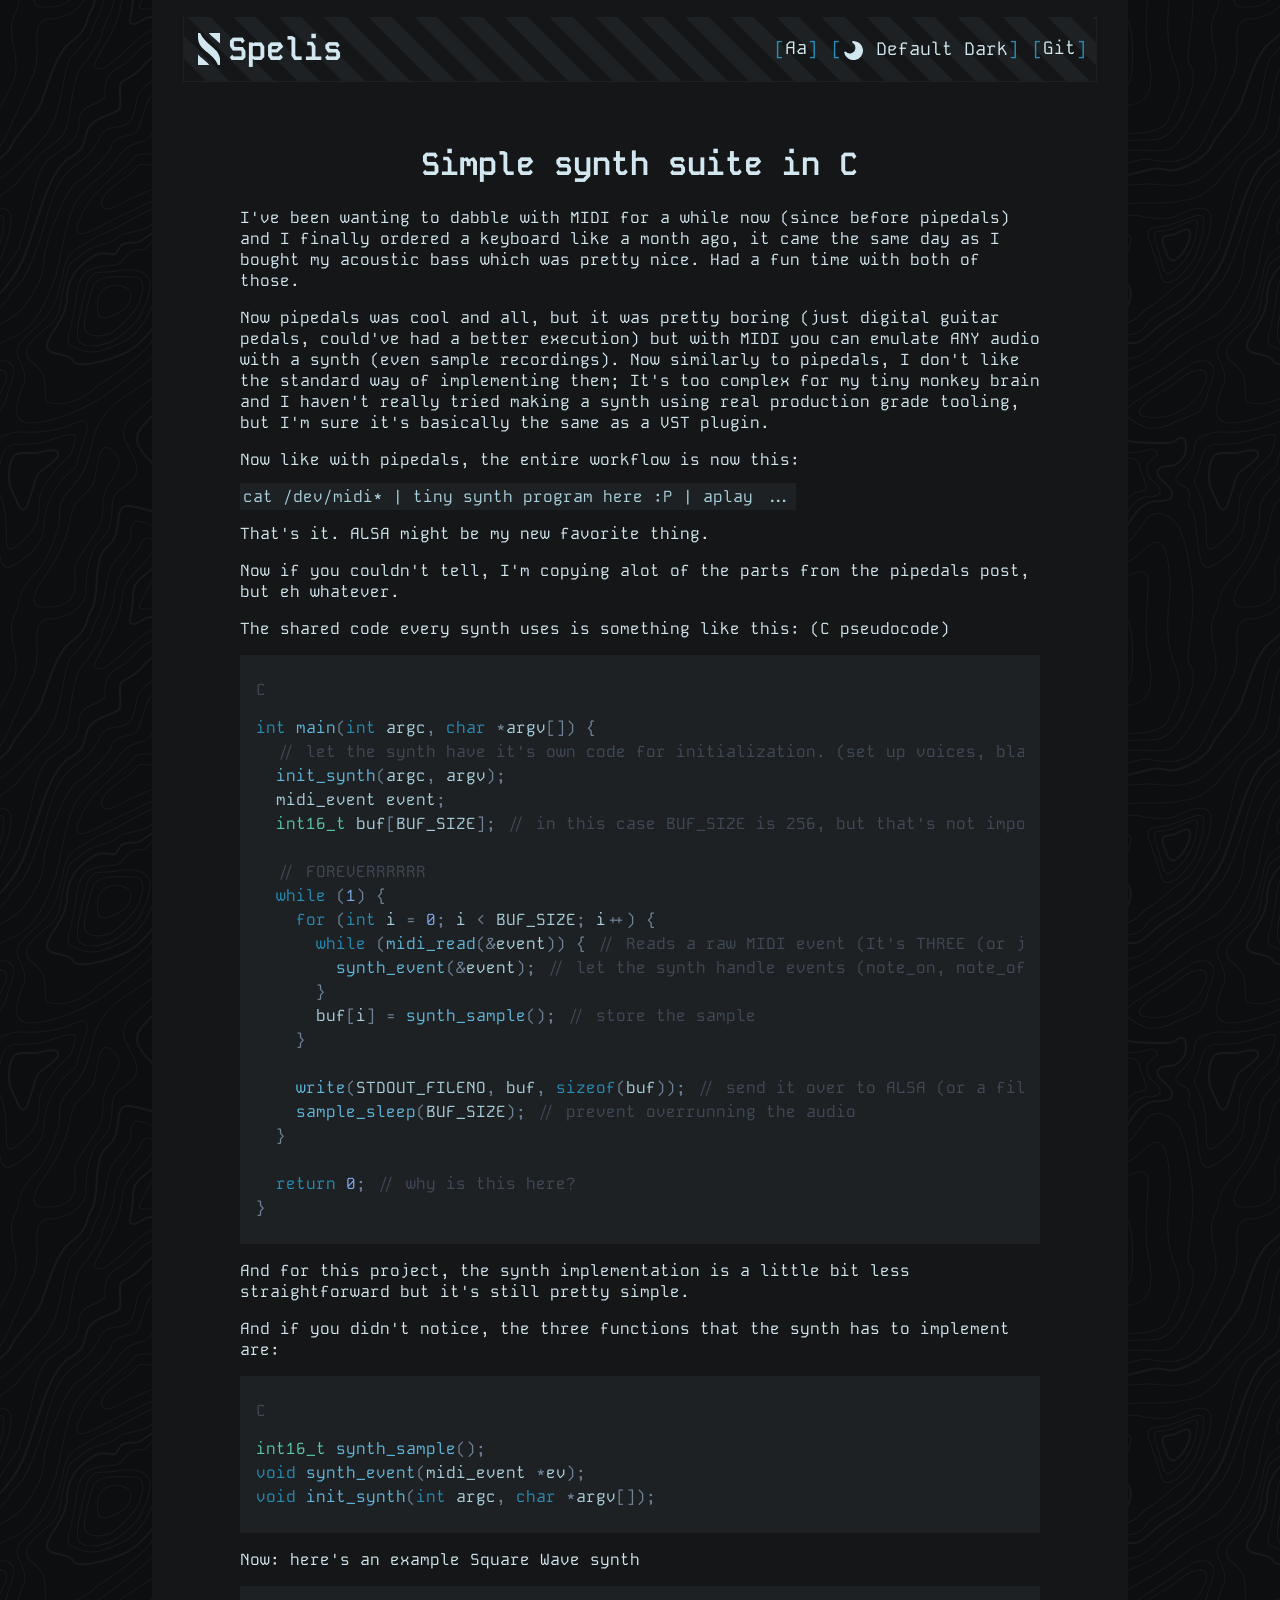
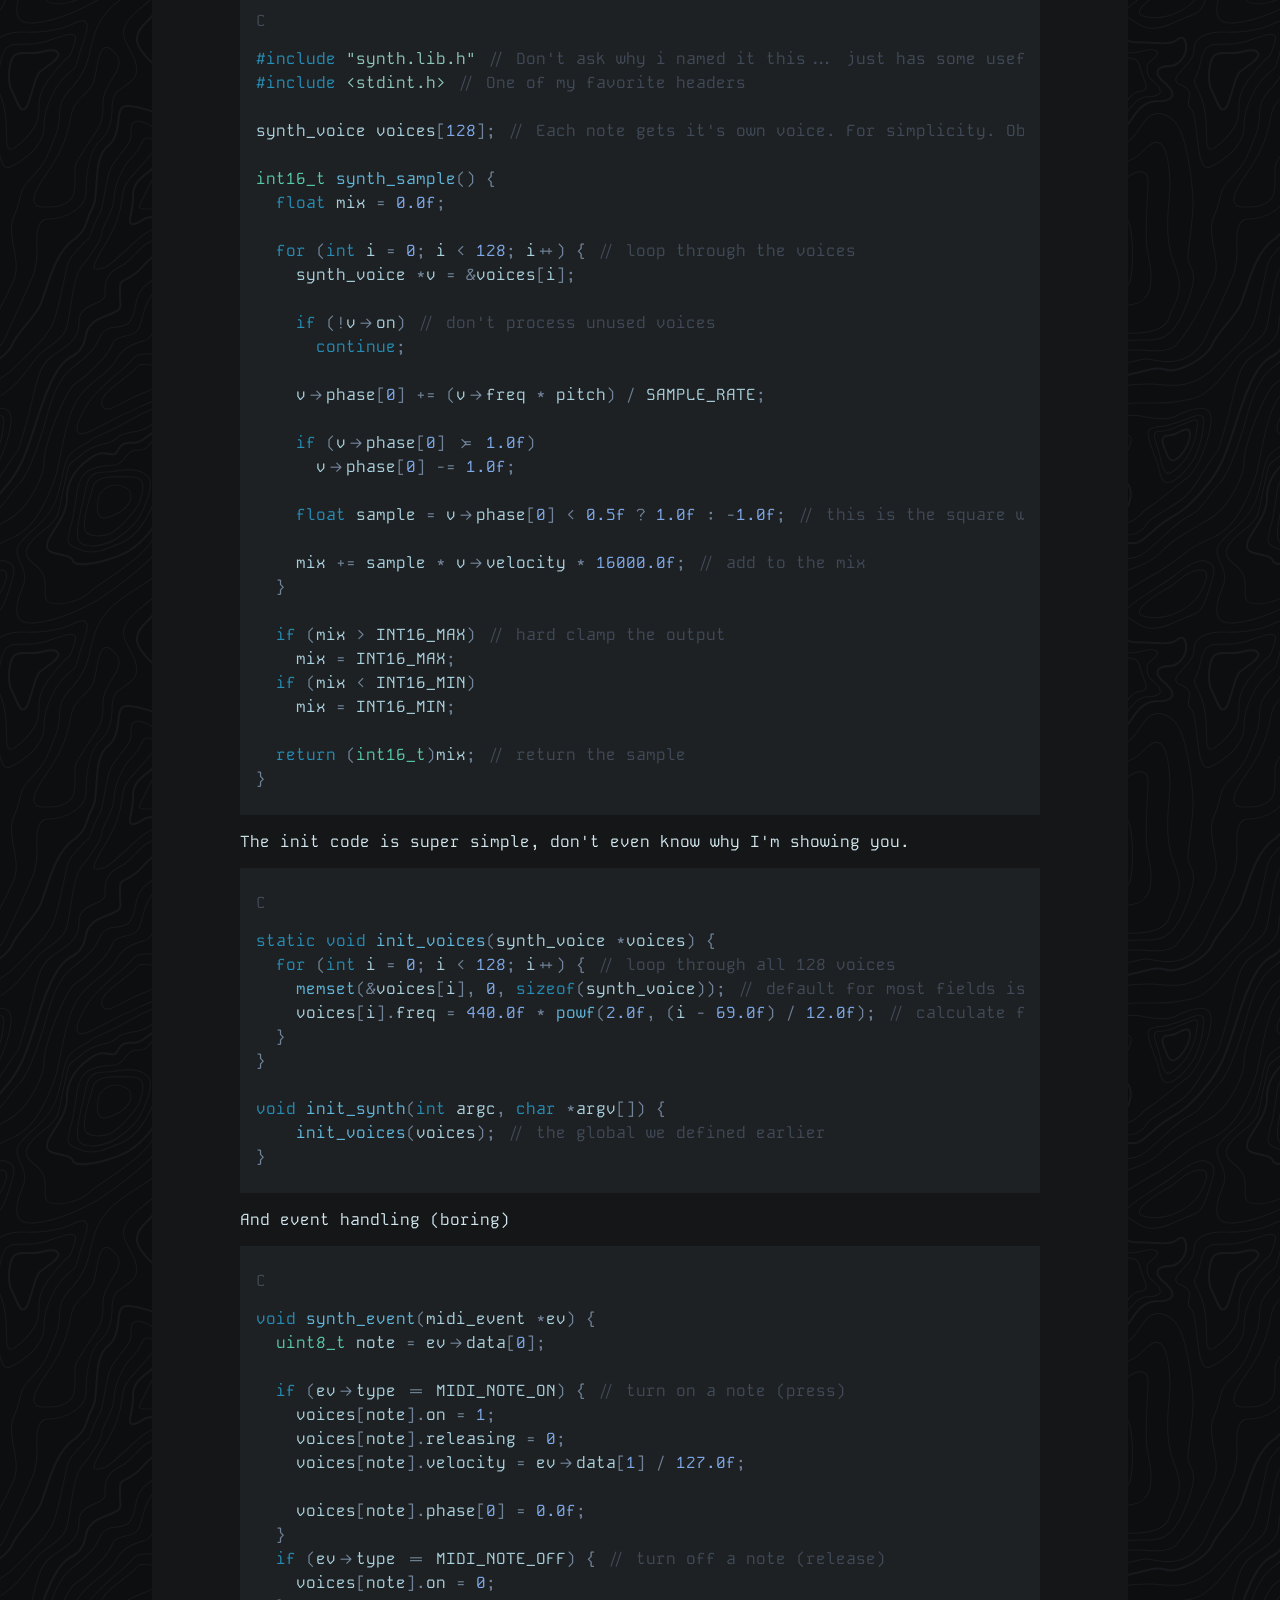
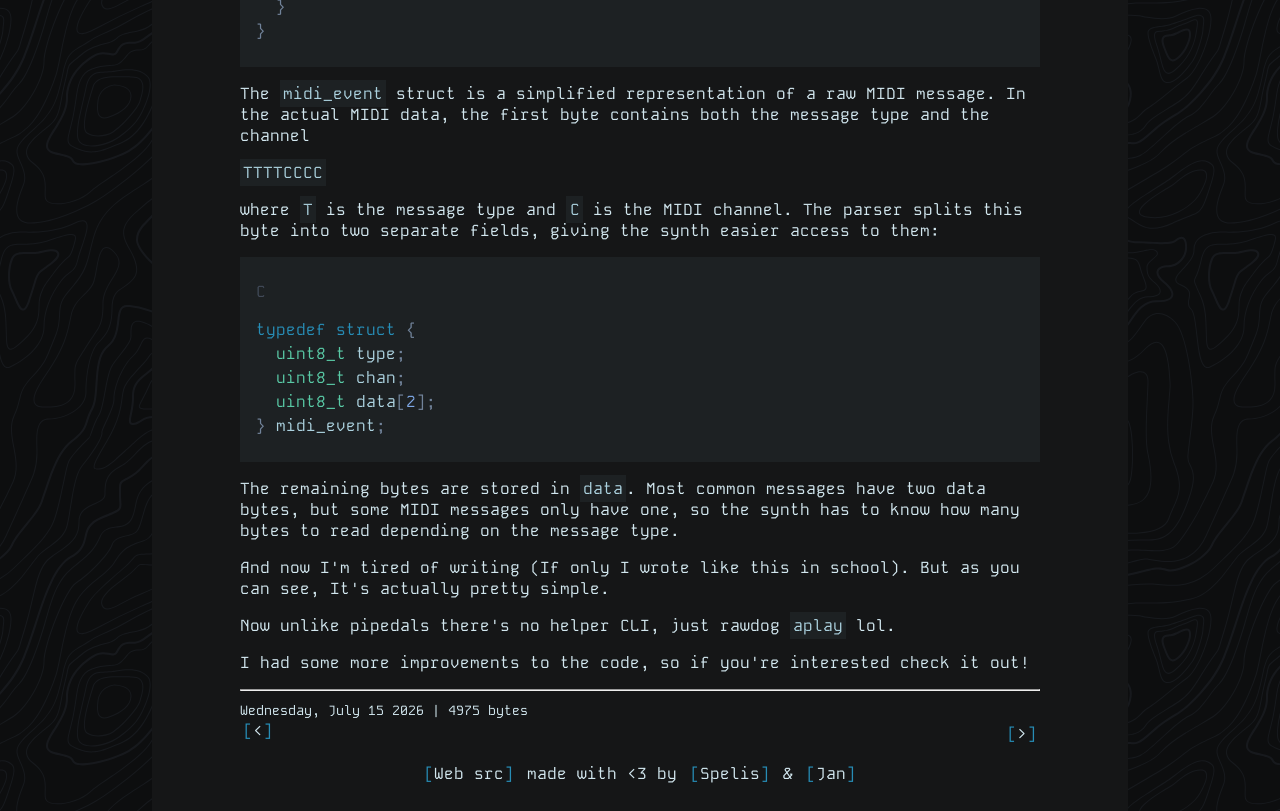
<file: blog/synth/index.html>
<!DOCTYPE html>
<html lang="en">

<head>
	<meta charset="UTF-8">
	<meta name="viewport" content="width=device-width, initial-scale=1.0">
	<script>
		(() => {
			const theme = localStorage.getItem("theme");
			if (theme) {
				document.documentElement.dataset.theme = theme;
				document.documentElement.style.colorScheme = theme;
			}
		})();
	</script>
	<link rel="stylesheet" href="/assets/css/highlight.css">
	<link rel="stylesheet" href="/assets/fonts/fonts.css">
	<link rel="stylesheet" href="/assets/css/main.css">
	<link rel="stylesheet" href="/assets/css/theme.css">
	
	<link rel="canonical" href="https://www.spelis.li/blog/synth/">

	
	
	<title>Simple synth suite in C - Spelis</title>
	
	


    


<meta name="description" content="Synth suite using PCM written in C.">


	<meta name="twitter:title" content="Simple synth suite in C">

<meta name="twitter:description" content="Synth suite using PCM written in C.">
<meta name="twitter:card" content="summary_large_image">
<meta name="twitter:image" content="/og-images/05f2aa0b.png">
<meta name="twitter:image:width" content="1200">
<meta name="twitter:image:height" content="630">
<meta property="og:image" content="/og-images/05f2aa0b.png">
<meta property="og:image:width" content="1200">
<meta property="og:image:height" content="630">
<meta property="og:image:type" content="image/png">


	<link rel="shortcut icon" href=" /favicon.ico" type="image/png">
</head>

<body>
	<div class="solidbg">
		<header>
			<a href=" /" class="logo">
				<svg viewBox="0 0 8.210102 11.854794" version="1.1" xmlns="http://www.w3.org/2000/svg" xmlns:svg="http://www.w3.org/2000/svg">

   <path style="fill:currentColor" d="M 0,9.38e-5 V 1.437139 a 1.4440142,1.4440142 0 0 1 0,0.00703 c 0,2.8881221 1.520798,4.0808931 3.549877,5.8077291 1.369481,1.165505 2.970532,2.574299 3.866716,4.6028159 h 0.79351 v -1.433092 c 0,-0.0039 0,-0.0077 0,-0.01156 C 8.206003,7.5302861 6.686602,6.3385131 4.660225,4.6139601 3.288244,3.4463431 1.683991,2.0344703 0.7888061,0 Z m 4.035486,0 C 4.666444,0.8513706 5.538221,1.56894 6.531863,2.4145916 7.074333,2.8762621 7.653148,3.3761221 8.210103,3.9375611 V 9.38e-5 Z M 0,7.9284681 V 11.854794 H 4.166287 C 3.535971,11.008361 2.66749,10.293417 1.678162,9.4514371 1.135676,8.9897671 0.5569082,8.4899071 0,7.9284681 Z"></path>
</svg>
				<h1>Spelis</h1>
			</a>
			<button id="menu-open" aria-label="Navmenu open" class="mobile-menu">[OPEN]</button>
			<nav id="menu">
    <button aria-label="Navmenu close" id="menu-close" class="mobile-menu">[CLOSE]</button>
    <ul>
				<li><a id="font-toggle" no-transition="" class="morph" href="#" onclick="return false;">Aa</a></li>
				<li><a id="theme-toggle" no-transition="" href="#" onclick="return false;"><div id="theme-icon"></div><span></span></a></li><li>
                <a no-transition="" href="https://git.spelis.li/Spelis">Git</a>
            </li></ul>
</nav>

		</header>
		<main>
			
  <h1>
	<br>
	Simple synth suite in C</h1>
  <div>
    <p>I've been wanting to dabble with MIDI for a while now (since before pipedals) and I finally ordered a keyboard like a month ago, it came the same day as I bought my acoustic bass which was pretty nice. Had a fun time with both of those.</p>
<p>Now pipedals was cool and all, but it was pretty boring (just digital guitar pedals, could've had a better execution) but with MIDI you can emulate ANY audio with a synth (even sample recordings). Now similarly to pipedals, I don't like the standard way of implementing them; It's too complex for my tiny monkey brain and I haven't really tried making a synth using real production grade tooling, but I'm sure it's basically the same as a VST plugin.</p>
<p>Now like with pipedals, the entire workflow is now this:</p>
<p><code>cat /dev/midi* | tiny synth program here :P | aplay ...</code></p>
<p>That's it. ALSA might be my new favorite thing.</p>
<p>Now if you couldn't tell, I'm copying alot of the parts from the pipedals post, but eh whatever.</p>
<p>The shared code every synth uses is something like this: (C pseudocode)</p>

		<div class="codeblock">
			<div class="codeblock-header">C</div>
			<pre class="language-c"><code class="language-c"><span class="token keyword">int</span> <span class="token function">main</span><span class="token punctuation">(</span><span class="token keyword">int</span> argc<span class="token punctuation">,</span> <span class="token keyword">char</span> <span class="token operator">*</span>argv<span class="token punctuation">[</span><span class="token punctuation">]</span><span class="token punctuation">)</span> <span class="token punctuation">{</span>
  <span class="token comment">// let the synth have it's own code for initialization. (set up voices, blabla)</span>
  <span class="token function">init_synth</span><span class="token punctuation">(</span>argc<span class="token punctuation">,</span> argv<span class="token punctuation">)</span><span class="token punctuation">;</span>
  midi_event event<span class="token punctuation">;</span>
  <span class="token class-name">int16_t</span> buf<span class="token punctuation">[</span>BUF_SIZE<span class="token punctuation">]</span><span class="token punctuation">;</span> <span class="token comment">// in this case BUF_SIZE is 256, but that's not important.</span>

  <span class="token comment">// FOREVERRRRRR</span>
  <span class="token keyword">while</span> <span class="token punctuation">(</span><span class="token number">1</span><span class="token punctuation">)</span> <span class="token punctuation">{</span>
    <span class="token keyword">for</span> <span class="token punctuation">(</span><span class="token keyword">int</span> i <span class="token operator">=</span> <span class="token number">0</span><span class="token punctuation">;</span> i <span class="token operator">&lt;</span> BUF_SIZE<span class="token punctuation">;</span> i<span class="token operator">++</span><span class="token punctuation">)</span> <span class="token punctuation">{</span>
      <span class="token keyword">while</span> <span class="token punctuation">(</span><span class="token function">midi_read</span><span class="token punctuation">(</span><span class="token operator">&amp;</span>event<span class="token punctuation">)</span><span class="token punctuation">)</span> <span class="token punctuation">{</span> <span class="token comment">// Reads a raw MIDI event (It's THREE (or just two) bytes!)</span>
        <span class="token function">synth_event</span><span class="token punctuation">(</span><span class="token operator">&amp;</span>event<span class="token punctuation">)</span><span class="token punctuation">;</span> <span class="token comment">// let the synth handle events (note_on, note_off, pitch shifting, CC, etc)</span>
      <span class="token punctuation">}</span>
      buf<span class="token punctuation">[</span>i<span class="token punctuation">]</span> <span class="token operator">=</span> <span class="token function">synth_sample</span><span class="token punctuation">(</span><span class="token punctuation">)</span><span class="token punctuation">;</span> <span class="token comment">// store the sample</span>
    <span class="token punctuation">}</span>

    <span class="token function">write</span><span class="token punctuation">(</span>STDOUT_FILENO<span class="token punctuation">,</span> buf<span class="token punctuation">,</span> <span class="token keyword">sizeof</span><span class="token punctuation">(</span>buf<span class="token punctuation">)</span><span class="token punctuation">)</span><span class="token punctuation">;</span> <span class="token comment">// send it over to ALSA (or a file)</span>
    <span class="token function">sample_sleep</span><span class="token punctuation">(</span>BUF_SIZE<span class="token punctuation">)</span><span class="token punctuation">;</span> <span class="token comment">// prevent overrunning the audio</span>
  <span class="token punctuation">}</span>

  <span class="token keyword">return</span> <span class="token number">0</span><span class="token punctuation">;</span> <span class="token comment">// why is this here?</span>
<span class="token punctuation">}</span></code></pre>

		</div>
	<p>And for this project, the synth implementation is a little bit less straightforward but it's still pretty simple.</p>
<p>And if you didn't notice, the three functions that the synth has to implement are:</p>

		<div class="codeblock">
			<div class="codeblock-header">C</div>
			<pre class="language-c"><code class="language-c"><span class="token class-name">int16_t</span> <span class="token function">synth_sample</span><span class="token punctuation">(</span><span class="token punctuation">)</span><span class="token punctuation">;</span>
<span class="token keyword">void</span> <span class="token function">synth_event</span><span class="token punctuation">(</span>midi_event <span class="token operator">*</span>ev<span class="token punctuation">)</span><span class="token punctuation">;</span>
<span class="token keyword">void</span> <span class="token function">init_synth</span><span class="token punctuation">(</span><span class="token keyword">int</span> argc<span class="token punctuation">,</span> <span class="token keyword">char</span> <span class="token operator">*</span>argv<span class="token punctuation">[</span><span class="token punctuation">]</span><span class="token punctuation">)</span><span class="token punctuation">;</span></code></pre>

		</div>
	<p>Now: here's an example Square Wave synth</p>

		<div class="codeblock">
			<div class="codeblock-header">C</div>
			<pre class="language-c"><code class="language-c"><span class="token macro property"><span class="token directive-hash">#</span><span class="token directive keyword">include</span> <span class="token string">"synth.lib.h"</span> <span class="token comment">// Don't ask why i named it this... just has some useful constants and utilities.</span></span>
<span class="token macro property"><span class="token directive-hash">#</span><span class="token directive keyword">include</span> <span class="token string">&lt;stdint.h></span> <span class="token comment">// One of my favorite headers</span></span>

synth_voice voices<span class="token punctuation">[</span><span class="token number">128</span><span class="token punctuation">]</span><span class="token punctuation">;</span> <span class="token comment">// Each note gets it's own voice. For simplicity. Obviously doesn't need this many, but it provides easy indexing</span>

<span class="token class-name">int16_t</span> <span class="token function">synth_sample</span><span class="token punctuation">(</span><span class="token punctuation">)</span> <span class="token punctuation">{</span>
  <span class="token keyword">float</span> mix <span class="token operator">=</span> <span class="token number">0.0f</span><span class="token punctuation">;</span>

  <span class="token keyword">for</span> <span class="token punctuation">(</span><span class="token keyword">int</span> i <span class="token operator">=</span> <span class="token number">0</span><span class="token punctuation">;</span> i <span class="token operator">&lt;</span> <span class="token number">128</span><span class="token punctuation">;</span> i<span class="token operator">++</span><span class="token punctuation">)</span> <span class="token punctuation">{</span> <span class="token comment">// loop through the voices</span>
    synth_voice <span class="token operator">*</span>v <span class="token operator">=</span> <span class="token operator">&amp;</span>voices<span class="token punctuation">[</span>i<span class="token punctuation">]</span><span class="token punctuation">;</span>

    <span class="token keyword">if</span> <span class="token punctuation">(</span><span class="token operator">!</span>v<span class="token operator">-></span>on<span class="token punctuation">)</span> <span class="token comment">// don't process unused voices</span>
      <span class="token keyword">continue</span><span class="token punctuation">;</span>

    v<span class="token operator">-></span>phase<span class="token punctuation">[</span><span class="token number">0</span><span class="token punctuation">]</span> <span class="token operator">+=</span> <span class="token punctuation">(</span>v<span class="token operator">-></span>freq <span class="token operator">*</span> pitch<span class="token punctuation">)</span> <span class="token operator">/</span> SAMPLE_RATE<span class="token punctuation">;</span>

    <span class="token keyword">if</span> <span class="token punctuation">(</span>v<span class="token operator">-></span>phase<span class="token punctuation">[</span><span class="token number">0</span><span class="token punctuation">]</span> <span class="token operator">>=</span> <span class="token number">1.0f</span><span class="token punctuation">)</span>
      v<span class="token operator">-></span>phase<span class="token punctuation">[</span><span class="token number">0</span><span class="token punctuation">]</span> <span class="token operator">-=</span> <span class="token number">1.0f</span><span class="token punctuation">;</span>

    <span class="token keyword">float</span> sample <span class="token operator">=</span> v<span class="token operator">-></span>phase<span class="token punctuation">[</span><span class="token number">0</span><span class="token punctuation">]</span> <span class="token operator">&lt;</span> <span class="token number">0.5f</span> <span class="token operator">?</span> <span class="token number">1.0f</span> <span class="token operator">:</span> <span class="token operator">-</span><span class="token number">1.0f</span><span class="token punctuation">;</span> <span class="token comment">// this is the square wave</span>

    mix <span class="token operator">+=</span> sample <span class="token operator">*</span> v<span class="token operator">-></span>velocity <span class="token operator">*</span> <span class="token number">16000.0f</span><span class="token punctuation">;</span> <span class="token comment">// add to the mix</span>
  <span class="token punctuation">}</span>

  <span class="token keyword">if</span> <span class="token punctuation">(</span>mix <span class="token operator">></span> INT16_MAX<span class="token punctuation">)</span> <span class="token comment">// hard clamp the output</span>
    mix <span class="token operator">=</span> INT16_MAX<span class="token punctuation">;</span>
  <span class="token keyword">if</span> <span class="token punctuation">(</span>mix <span class="token operator">&lt;</span> INT16_MIN<span class="token punctuation">)</span>
    mix <span class="token operator">=</span> INT16_MIN<span class="token punctuation">;</span>

  <span class="token keyword">return</span> <span class="token punctuation">(</span><span class="token class-name">int16_t</span><span class="token punctuation">)</span>mix<span class="token punctuation">;</span> <span class="token comment">// return the sample</span>
<span class="token punctuation">}</span></code></pre>

		</div>
	<p>The init code is super simple, don't even know why I'm showing you.</p>

		<div class="codeblock">
			<div class="codeblock-header">C</div>
			<pre class="language-c"><code class="language-c"><span class="token keyword">static</span> <span class="token keyword">void</span> <span class="token function">init_voices</span><span class="token punctuation">(</span>synth_voice <span class="token operator">*</span>voices<span class="token punctuation">)</span> <span class="token punctuation">{</span>
  <span class="token keyword">for</span> <span class="token punctuation">(</span><span class="token keyword">int</span> i <span class="token operator">=</span> <span class="token number">0</span><span class="token punctuation">;</span> i <span class="token operator">&lt;</span> <span class="token number">128</span><span class="token punctuation">;</span> i<span class="token operator">++</span><span class="token punctuation">)</span> <span class="token punctuation">{</span> <span class="token comment">// loop through all 128 voices</span>
    <span class="token function">memset</span><span class="token punctuation">(</span><span class="token operator">&amp;</span>voices<span class="token punctuation">[</span>i<span class="token punctuation">]</span><span class="token punctuation">,</span> <span class="token number">0</span><span class="token punctuation">,</span> <span class="token keyword">sizeof</span><span class="token punctuation">(</span>synth_voice<span class="token punctuation">)</span><span class="token punctuation">)</span><span class="token punctuation">;</span> <span class="token comment">// default for most fields is 0.</span>
    voices<span class="token punctuation">[</span>i<span class="token punctuation">]</span><span class="token punctuation">.</span>freq <span class="token operator">=</span> <span class="token number">440.0f</span> <span class="token operator">*</span> <span class="token function">powf</span><span class="token punctuation">(</span><span class="token number">2.0f</span><span class="token punctuation">,</span> <span class="token punctuation">(</span>i <span class="token operator">-</span> <span class="token number">69.0f</span><span class="token punctuation">)</span> <span class="token operator">/</span> <span class="token number">12.0f</span><span class="token punctuation">)</span><span class="token punctuation">;</span> <span class="token comment">// calculate frequency for a given note</span>
  <span class="token punctuation">}</span>
<span class="token punctuation">}</span>

<span class="token keyword">void</span> <span class="token function">init_synth</span><span class="token punctuation">(</span><span class="token keyword">int</span> argc<span class="token punctuation">,</span> <span class="token keyword">char</span> <span class="token operator">*</span>argv<span class="token punctuation">[</span><span class="token punctuation">]</span><span class="token punctuation">)</span> <span class="token punctuation">{</span> 
    <span class="token function">init_voices</span><span class="token punctuation">(</span>voices<span class="token punctuation">)</span><span class="token punctuation">;</span> <span class="token comment">// the global we defined earlier</span>
<span class="token punctuation">}</span></code></pre>

		</div>
	<p>And event handling (boring)</p>

		<div class="codeblock">
			<div class="codeblock-header">C</div>
			<pre class="language-c"><code class="language-c"><span class="token keyword">void</span> <span class="token function">synth_event</span><span class="token punctuation">(</span>midi_event <span class="token operator">*</span>ev<span class="token punctuation">)</span> <span class="token punctuation">{</span>
  <span class="token class-name">uint8_t</span> note <span class="token operator">=</span> ev<span class="token operator">-></span>data<span class="token punctuation">[</span><span class="token number">0</span><span class="token punctuation">]</span><span class="token punctuation">;</span>

  <span class="token keyword">if</span> <span class="token punctuation">(</span>ev<span class="token operator">-></span>type <span class="token operator">==</span> MIDI_NOTE_ON<span class="token punctuation">)</span> <span class="token punctuation">{</span> <span class="token comment">// turn on a note (press)</span>
    voices<span class="token punctuation">[</span>note<span class="token punctuation">]</span><span class="token punctuation">.</span>on <span class="token operator">=</span> <span class="token number">1</span><span class="token punctuation">;</span>
    voices<span class="token punctuation">[</span>note<span class="token punctuation">]</span><span class="token punctuation">.</span>releasing <span class="token operator">=</span> <span class="token number">0</span><span class="token punctuation">;</span>
    voices<span class="token punctuation">[</span>note<span class="token punctuation">]</span><span class="token punctuation">.</span>velocity <span class="token operator">=</span> ev<span class="token operator">-></span>data<span class="token punctuation">[</span><span class="token number">1</span><span class="token punctuation">]</span> <span class="token operator">/</span> <span class="token number">127.0f</span><span class="token punctuation">;</span>

    voices<span class="token punctuation">[</span>note<span class="token punctuation">]</span><span class="token punctuation">.</span>phase<span class="token punctuation">[</span><span class="token number">0</span><span class="token punctuation">]</span> <span class="token operator">=</span> <span class="token number">0.0f</span><span class="token punctuation">;</span>
  <span class="token punctuation">}</span>
  <span class="token keyword">if</span> <span class="token punctuation">(</span>ev<span class="token operator">-></span>type <span class="token operator">==</span> MIDI_NOTE_OFF<span class="token punctuation">)</span> <span class="token punctuation">{</span> <span class="token comment">// turn off a note (release)</span>
    voices<span class="token punctuation">[</span>note<span class="token punctuation">]</span><span class="token punctuation">.</span>on <span class="token operator">=</span> <span class="token number">0</span><span class="token punctuation">;</span>
  <span class="token punctuation">}</span>
<span class="token punctuation">}</span></code></pre>

		</div>
	<p>The <code>midi_event</code> struct is a simplified representation of a raw MIDI message. In the actual MIDI data, the first byte contains both the message type and the channel</p>
<pre><code>TTTTCCCC
</code></pre>
<p>where <code>T</code> is the message type and <code>C</code> is the MIDI channel. The parser splits this byte into two separate fields, giving the synth easier access to them:</p>

		<div class="codeblock">
			<div class="codeblock-header">C</div>
			<pre class="language-c"><code class="language-c"><span class="token keyword">typedef</span> <span class="token keyword">struct</span> <span class="token punctuation">{</span>
  <span class="token class-name">uint8_t</span> type<span class="token punctuation">;</span>
  <span class="token class-name">uint8_t</span> chan<span class="token punctuation">;</span>
  <span class="token class-name">uint8_t</span> data<span class="token punctuation">[</span><span class="token number">2</span><span class="token punctuation">]</span><span class="token punctuation">;</span>
<span class="token punctuation">}</span> midi_event<span class="token punctuation">;</span></code></pre>

		</div>
	<p>The remaining bytes are stored in <code>data</code>. Most common messages have two data bytes, but some MIDI messages only have one, so the synth has to know how many bytes to read depending on the message type.</p>
<p>And now I'm tired of writing (If only I wrote like this in school). But as you can see, It's actually pretty simple.</p>
<p>Now unlike pipedals there's no helper CLI, just rawdog <code>aplay</code> lol.</p>
<p>I had some more improvements to the code, so if you're interested check it out!</p>

  </div>
	<hr>
	<div class="post-info">
		<small>Wednesday, July 15 2026 | 4975 bytes</small>
	</div>
	

	<div class="post-nav">
		
			<a href="/blog/github-pages/">&lt</a>
		

		
			<a href="/blog/fancyindex/" style="float:right;">&gt</a>
		
	</div>

		</main>

		<footer>
			<center>
				<a href="https://git.spelis.li/spelis/web">Web src</a> made with &lt3 by <a href="/">Spelis</a> &amp <a href="https://janpalma.cz/">Jan</a>
			</center>
			<!-- <div class="social"> --><!-- </div> -->
		</footer>

		<script src="/assets/js/main.js"></script>
		
		<script src="/assets/js/theme_switch.js"></script>
		<script src="/assets/js/font.js"></script>
		<script defer="" src="/assets/js/lib/quicklink.umd.js"></script>

		<script>
			window.addEventListener('load', () => {
				quicklink.listen();
			});
		</script>

		<script src=" /assets/js/morph.js"></script>
	</div>
</body>

</html>
</file>
<file: assets/css/highlight.css>
div.codeblock {
	background: var(--code);
	color: var(--code-text);
	font-size: 1em;
	direction: ltr;
	text-align: left;
	padding: 1em;
	margin: 0.5em 0;
}

div.codeblock-header {
	color: var(--syntax-comment);
}

code[class*="language-"],
pre[class*="language-"] {
	font-size: 1em;
	direction: ltr;
	text-align: left;
	white-space: pre;
	word-spacing: normal;
	word-break: normal;
	line-height: 1.5;
	-moz-tab-size: 2;
	-o-tab-size: 2;
	tab-size: 2;
	/* The following properties are also standard */
	-webkit-hyphens: none;
	-moz-hyphens: none;
	-ms-hyphens: none;
	hyphens: none;
	margin-block-end: 0;
}

/* Properties specific to inline code */
:not(pre)>code[class*="language-"] {
	padding: 0.2em 0.3em;
	border-radius: 0.5rem;
	white-space: normal;
	/* this is standard */
}

.token.comment,
.token.prolog,
.token.cdata {
	color: var(--syntax-comment);
}

.token.punctuation,
.token.operator {
	color: var(--syntax-operator);
}

.token.builtin,
.token.constant,
.token.boolean {
	color: var(--syntax-number);
}

.token.number {
	color: var(--syntax-number);
}

.token.keyword,
.token.property,
.token.atrule,
.token.important {
	color: var(--syntax-keyword);
}

.token.tag,
.token.class-name,
.token.symbol,
.token.inserted,
.token.doctype {
	color: var(--syntax-type);
}

.token.function,
.token.attr-name,
.token.selector,
.token.deleted {
	color: var(--syntax-function);
}

.token.string,
.token.char,
.token.attr-value {
	color: var(--syntax-string);
}

.token.regex {
	color: var(--syntax-regex);
}

.token.variable,
.token.entity,
.token.url {
	color: var(--syntax-variable);
}
</file>
<file: assets/fonts/fonts.css>
@font-face {
	font-family: "Kode Mono";
	font-weight: normal;
	font-style: normal;
	src:
		local("Kode Mono"),
		url("./KodeMono.woff2") format("woff2");
}

@font-face {
	font-family: "Kode Mono";
	font-weight: bold;
	font-style: normal;
	src:
		local("Kode Mono"),
		url("./KodeMonoBold.woff2") format("woff2");
}

@font-face {
	font-family: "OpenDyslexic";
	font-weight: normal;
	font-style: normal;
	src:
		local("Dyslexic"),
		url("./Dyslexic.woff2") format("woff2");
}

@font-face {
	font-family: "ComicSans";
	font-weight: normal;
	font-style: normal;
	src:
		local("Comic Sans MS"),
		url("./ComicSans.woff2") format("woff2");
}

@font-face {
	font-family: "Agave";
	font-weight: normal;
	font-style: normal;
	src:
		local("Agave"),
		url("./Agave.woff2") format("woff2");
}
</file>
<file: assets/css/main.css>
@import url("./theme.css");

body {
	color: var(--text);
	margin: 0;
	background-color: var(--base-dark);
	position: relative;

	display: flex;
	justify-content: center;
	align-items: center;

	min-height: 100vh;
}

::selection {
	background: var(--hl-bg);
	color: var(--hl-fg);
}

html[data-font="dyslexic"] {
	font-size: 14px;
}

main h1 {
	text-align: center;
}

body::before {
	content: "";
	position: absolute;
	inset: 0;
	min-height: 100%;
	background-color: var(--topography);

	/* mask-image: url("/assets/images/topography.svg"); */
	mask-image: var(--topography-image);
	mask-repeat: repeat;
	mask-size: auto;

	opacity: 0.35;
	pointer-events: none;
	z-index: -1;
}

div.solidbg {
	background-color: var(--base);
	max-width: calc(90ch + 2.8rem);
	width: calc(100% - 2rem);
	margin-inline: auto;
	padding: 1rem;
	/* min-height: calc(100vh - 2rem); */
}

a {
	color: var(--text);
	--brackets-color: var(--accent);
	padding: 0.2rem;
	border-radius: 0rem;
	text-decoration: none;
	position: relative;
	isolation: isolate;
	white-space: nowrap;
}

a::after,
a::before {
	content: "[";
	color: var(--brackets-color);
}

a::after {
	content: "]";
}

a[target="_blank"]::before {
	content: "{";
}

a[target="_blank"]::after {
	content: "}";
}

#theme-icon {
	display: inline-block;
	width: 1lh;
	height: 1lh;
	background: currentColor;
	vertical-align: middle;

	mask: var(--theme-icon) no-repeat center;
	mask-size: contain;

	-webkit-mask: var(--theme-icon) no-repeat center;
	-webkit-mask-size: contain;
}

#theme-toggle>span {
	padding-left: 1ch;
}

.blog-grid {
	display: grid;
	/* grid-template-columns: repeat(2, minmax(0, 1fr)); */
	gap: 12px;
	overflow: hidden;
}

.thought {
	position: relative;
	padding-left: 1rem;
	border-left: 2px solid var(--base-3);
	margin-bottom: 1rem;
}

.thought time {
	display: block;
	color: var(--accent);
	font-family: monospace;
	font-size: 0.8rem;
}

.thought p {
	margin: 0;
	overflow-wrap: anywhere;
}

.thought:last-child {
	margin-bottom: 0;
}

a:has(div.blog-card)::before,
a:has(div.blog-card)::after {
	content: "" !important;
}

.blog-card {
	display: block;
	overflow: hidden;
	text-decoration: none;
	color: inherit;
}

.blog-card>p>picture>img {
	display: block;
	width: 100%;
	height: auto;
	aspect-ratio: 2 / 1;
	object-fit: cover;
}

.blog-card * {
	margin: 0 0;
}

.blog-meta {
	display: flex;
	justify-content: space-between;
	gap: 10px;
}

@media (max-width: 700px) {
	.blog-grid {
		grid-template-columns: 1fr;
	}
}

a.active,
a:focus,
a:hover {
	background: var(--text);
	color: var(--base);
	--brackets-color: var(--base-3);
}

header {
	position: sticky;
	top: 1rem;

	background: repeating-linear-gradient(45deg,
			var(--base) 0rem,
			var(--base) 1rem,
			var(--base-2) 1rem,
			var(--base-2) 2rem);

	border: 1px solid var(--base-2);
	padding-inline: 0.4rem;
	max-width: 90ch;
	height: 4rem;
	margin-inline: auto;

	display: flex;
	justify-content: space-between;
	align-items: center;

	z-index: 1;
}

header::before {
	content: "";
	position: absolute;

	left: 0;
	right: 0;
	/* Good enough: */
	top: -1.1rem;
	height: 1.1rem;

	background: var(--base);

	z-index: -1;
}

header h1 {
	padding: 0;
	margin: 0;
}

header .logo {
	display: flex;
	align-items: center;
	gap: 0.5rem;
	padding-inline: 0.5rem;
}

header .logo::before,
header .logo::after {
	content: none;
}

header .logo svg {
	height: 2rem;
	width: auto;
}

nav ul {
	padding: 0;
	margin: 0;
	display: flex;
	justify-content: right;
	list-style: none;
	font-size: large;
	gap: 0.4rem;
}

main {
	max-width: 80ch;
	margin-inline: auto;
}

code:not([class*="language-"]) {
	background-color: var(--code);
	color: var(--code-text);
	padding: 0.2rem;
	border-radius: 0;
}

div.codeblock {
	position: relative;
	padding: 1.5rem 1rem;
	overflow-x: hidden;
	border-radius: 0;
}

div.codeblock>pre[class*="language-"] {
	overflow-x: scroll;
}

footer {
	max-width: 80ch;
	margin-inline: auto;
	margin-top: 1.4em;
	margin-bottom: 0.7em;
}

footer .social {
	margin-top: 1rem;
	max-width: fit-content;
	display: flex;
	gap: 0.2rem;
	margin-inline: auto;
	flex-wrap: wrap;
	justify-content: center;
}

.my-age {
	cursor: help;
}

@media screen and (max-width: 80ch) {
	header h1 {
		font-size: medium;
	}
}

.mobile-menu {
	display: none;
}

small.blog-meta span {
	float: right;
}


@media screen and (max-width: 720px) {
	nav {
		position: fixed;
		top: 0;
		left: 0;
		width: 100%;
		height: 100%;
		box-sizing: border-box;
		background-color: var(--base);
		z-index: 10000;
		padding: 1.5rem 0.5rem;
		transform: scale(0%);
		filter: saturate(0) brightness(0);
		pointer-events: none;
		transition: transform steps(8) 200ms 300ms, filter steps(4) 200ms 0ms;
		overflow-y: auto;
	}

	.mobile-menu {
		display: block;
		background: none;
		color: var(--text);
		border: none;
		font-weight: bold;
		padding: 0.8rem;
	}

	nav.open {
		transform: scale(100%);
		pointer-events: all;
		filter: saturate(1) brightness(1);
		transition: transform steps(8) 200ms, filter steps(4) 200ms 300ms;
	}

	nav ul {
		flex-direction: column;
	}

	nav .mobile-menu {
		width: 100%;
		text-align: right;
		margin-bottom: 1rem;
	}

	nav ul a {
		display: block;
		padding: 0.5rem;
	}

	small.blog-meta span {
		float: unset;
	}

	small.blog-meta span::before {
		content: " | ";
	}

	div.solidbg {
		min-height: calc(100vh - 2rem);
	}
}

.split {
	display: flex;
}

blockquote {
	border-left: 2px solid var(--base-3);
	padding-left: 10px;
	color: var(--code-text);
	margin-inline: 0;
}

.discord-status {
	display: flex;
	flex-wrap: wrap;
	align-items: center;
	gap: 10px 16px;
	font-size: 0.9rem;
}

.discord-status__presence {
	display: flex;
	align-items: center;
	gap: 6px;
}

.discord-status__dot {
	width: 8px;
	height: 8px;
	border-radius: 50%;
	background: currentColor;
	flex-shrink: 0;
}

.discord-status__label {
	color: var(--syntax-operator);
}

.discord-status__section {
	display: flex;
	align-items: center;
	gap: 9px;
	min-width: 0;
}

.discord-status__artwork {
	width: 40px;
	height: 40px;
	border-radius: 5px;
	object-fit: cover;
	flex-shrink: 0;
}

.discord-status__info {
	display: flex;
	flex-direction: column;
	gap: 2px;
	min-width: 0;
}

.discord-status__title {
	font-weight: 600;
	overflow-wrap: anywhere;
}

.discord-status__subtitle,
.discord-status__muted {
	color: var(--syntax-comment);
	font-size: 0.85em;
	overflow-wrap: anywhere;
}
</file>
<file: assets/css/theme.css>
@import url("./font.css");

:root,
:root[data-theme="default"] {
	--base-dark: #0d0e0f;
	--base: #151617;
	--base-2: #1d2123;
	--base-3: #2a3039;
	--topography: var(--base-3);

	--hl-fg: var(--base);
	--hl-bg: var(--accent);

	--text: #d2e7ef;
	--accent: #278db6;

	--code: #1d2123;
	--code-text: #abd1de;

	--syntax-comment: #414a58;
	--syntax-keyword: var(--accent);
	--syntax-string: #8fc7b6;
	--syntax-number: #7fa9e8;
	--syntax-function: #62b7dd;
	--syntax-type: #59c9a5;
	--syntax-operator: #71839a;
	--syntax-variable: #d2e7ef;
	--syntax-regex: #8fc7b6;

	--theme-icon: url("/assets/images/themes/dark.svg");
	--topography-image: url("/assets/images/background/topography.svg");
}

:root[data-theme="high_contrast"] {
	--base-dark: #000000;
	--base: #07090b;
	--base-2: #12161b;
	--base-3: #242c35;
	--topography: var(--base-3);

	--hl-fg: var(--base);
	--hl-bg: var(--accent);

	--text: #ffffff;
	--code: #0a0d10;
	--code-text: #c7f1ff;
	--accent: #00bfff;

	--syntax-comment: #71808f;
	--syntax-keyword: var(--accent);
	--syntax-string: #8ff0d0;
	--syntax-number: #d9a8ff;
	--syntax-function: #6fd7ff;
	--syntax-type: #9cffb0;
	--syntax-operator: #a8b8cc;
	--syntax-variable: #ffffff;
	--syntax-regex: #ffe08a;

	--theme-icon: url("/assets/images/themes/contrast.svg");
}

:root[data-theme="high_contrast_light"] {
	--base-dark: #ffffff;
	--base: #f4f6f8;
	--base-2: #e4e8ed;
	--base-3: #cad2db;
	--topography: var(--base-3);

	--hl-fg: var(--base);
	--hl-bg: var(--accent);

	--text: #000000;
	--code: #eff2f5;
	--code-text: #002a38;
	--accent: #00bfff;

	--syntax-comment: #707f8e;
	--syntax-keyword: var(--accent);
	--syntax-string: #0f7050;
	--syntax-number: #310057;
	--syntax-function: #006890;
	--syntax-type: #006314;
	--syntax-operator: #334357;
	--syntax-variable: #000000;
	--syntax-regex: #755600;

	--theme-icon: url("/assets/images/themes/contrast.svg");
}

:root[data-theme="haxxor"] {
	--base-dark: #000000;
	--base: #001000;
	--base-2: #002000;
	--base-3: #008000;
	--topography: var(--base-3);

	--hl-fg: var(--base);
	--hl-bg: var(--accent);

	--text: #80ff80;
	--code: #002000;
	--code-text: #00ff00;
	--accent: #00ff80;

	--syntax-comment: #587a68;
	--syntax-keyword: var(--accent);
	--syntax-string: #8ff0b8;
	--syntax-number: #b8e88f;
	--syntax-function: #6fe0a0;
	--syntax-type: #9cffb0;
	--syntax-operator: #a8c9b5;
	--syntax-variable: #eaffee;
	--syntax-regex: #d8f28a;

	--theme-icon: url("/assets/images/themes/haxxor.svg");
}

:root[data-theme="light"] {
	--base-dark: #cfdde5;
	--base: #f8fbfc;
	--base-2: #edf4f7;
	--base-3: #d6e3e9;
	--topography: var(--base);

	--hl-fg: var(--base);
	--hl-bg: var(--accent);

	--text: #18262e;
	--code: #dde9ef;
	--code-text: #24566d;
	--accent: #278db6;

	--syntax-comment: #73838c;
	--syntax-keyword: var(--accent);
	--syntax-string: #176b5c;
	--syntax-number: #7b4fa3;
	--syntax-function: #0073a8;
	--syntax-type: #008060;
	--syntax-operator: #536574;
	--syntax-variable: #18262e;
	--syntax-regex: #8a5b00;

	--theme-icon: url("/assets/images/themes/light.svg");
}

:root[data-theme="paper"] {
	--base-dark: #bba;
	--base: #ffe;
	--base-2: #eed;
	--base-3: #ddc;
	--topography: #ffe;

	--hl-fg: black;
	--hl-bg: #ccb;

	--text: black;
	--code: #ddc;
	--code-text: black;
	--accent: currentColor;

	--syntax-comment: black;
	--syntax-keyword: black;
	--syntax-string: black;
	--syntax-number: black;
	--syntax-function: black;
	--syntax-type: black;
	--syntax-operator: black;
	--syntax-variable: black;
	--syntax-regex: black;


	--theme-icon: url("/assets/images/themes/paper.svg");
}

:root[data-theme="paper"] img {
	filter: grayscale(100%) contrast(0.98) sepia(50%);
}

:root[data-theme="christmas"] {
	--base-dark: #dfe8e2;
	--base: #f5f8f4;
	--base-2: #eaf1eb;
	--base-3: #d3e2d6;
	--topography: var(--syntax-comment);

	--hl-fg: var(--base);
	--hl-bg: var(--accent);

	--text: #18251d;
	--code: #e5efe7;
	--code-text: #24633d;
	--accent: #c33b3b;

	--syntax-comment: #7b8c82;
	--syntax-keyword: var(--accent);
	--syntax-string: #2f7d4a;
	--syntax-number: #8b5fbf;
	--syntax-function: #1f6f9f;
	--syntax-type: #4f9b6b;
	--syntax-operator: #64756c;
	--syntax-variable: #18251d;
	--syntax-regex: #b07a1a;

	--theme-icon: url("/assets/images/themes/christmas.svg");
	--topography-image: url("/assets/images/background/christmas.svg");
}

:root[data-theme="aqua"] {
	--base-dark: #163846;
	--base: #1d4959;
	--base-2: #255b6e;
	--base-3: #34778c;
	--topography: var(--base-3);

	--hl-fg: var(--base);
	--hl-bg: var(--accent);

	--text: #f5feff;
	--code: #205161;
	--code-text: #c6fbff;
	--accent: #49dfff;

	--syntax-comment: #79a4ad;
	--syntax-keyword: var(--accent);
	--syntax-string: #9ee7c8;
	--syntax-number: #c69cff;
	--syntax-function: #7ad7ff;
	--syntax-type: #5de0c0;
	--syntax-operator: #8bb7c2;
	--syntax-variable: #f5feff;
	--syntax-regex: #ffe08a;

	--theme-icon: url("/assets/images/themes/aqua.svg");
}

:root[data-theme="halloween"] {
	--base-dark: #0b080d;
	--base: #151018;
	--base-2: #211625;
	--base-3: #34203d;
	--topography: var(--base-3);

	--hl-fg: var(--base);
	--hl-bg: var(--accent);

	--text: #f1e8d8;
	--code: #1b121f;
	--code-text: #e3a34d;
	--accent: #d96b18;

	--syntax-comment: #786b7d;
	--syntax-keyword: var(--accent);
	--syntax-string: #e6b86a;
	--syntax-number: #c08ae8;
	--syntax-function: #f08a4b;
	--syntax-type: #8fd18b;
	--syntax-operator: #9a839f;
	--syntax-variable: #f1e8d8;
	--syntax-regex: #ffcf70;

	--theme-icon: url("/assets/images/themes/halloween.svg");
	--topography-image: url("/assets/images/background/halloween.svg");
}
</file>
